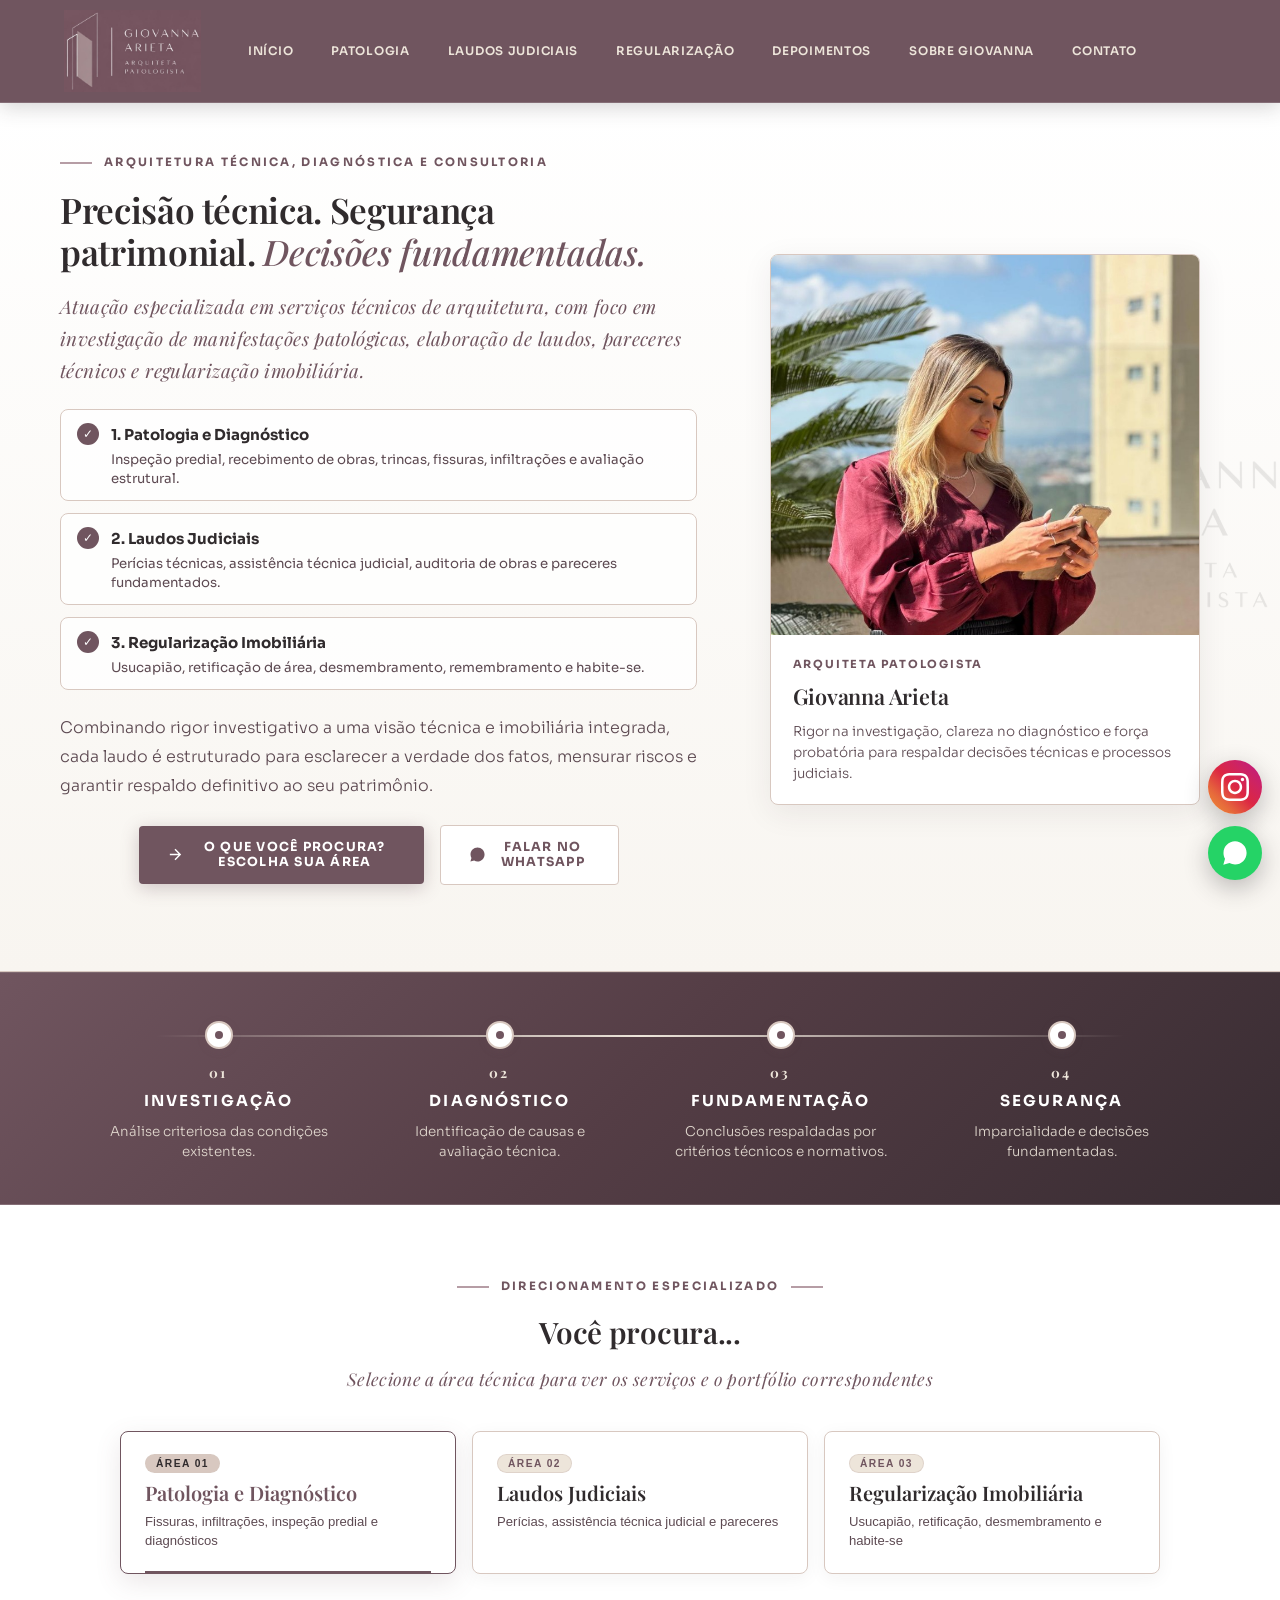
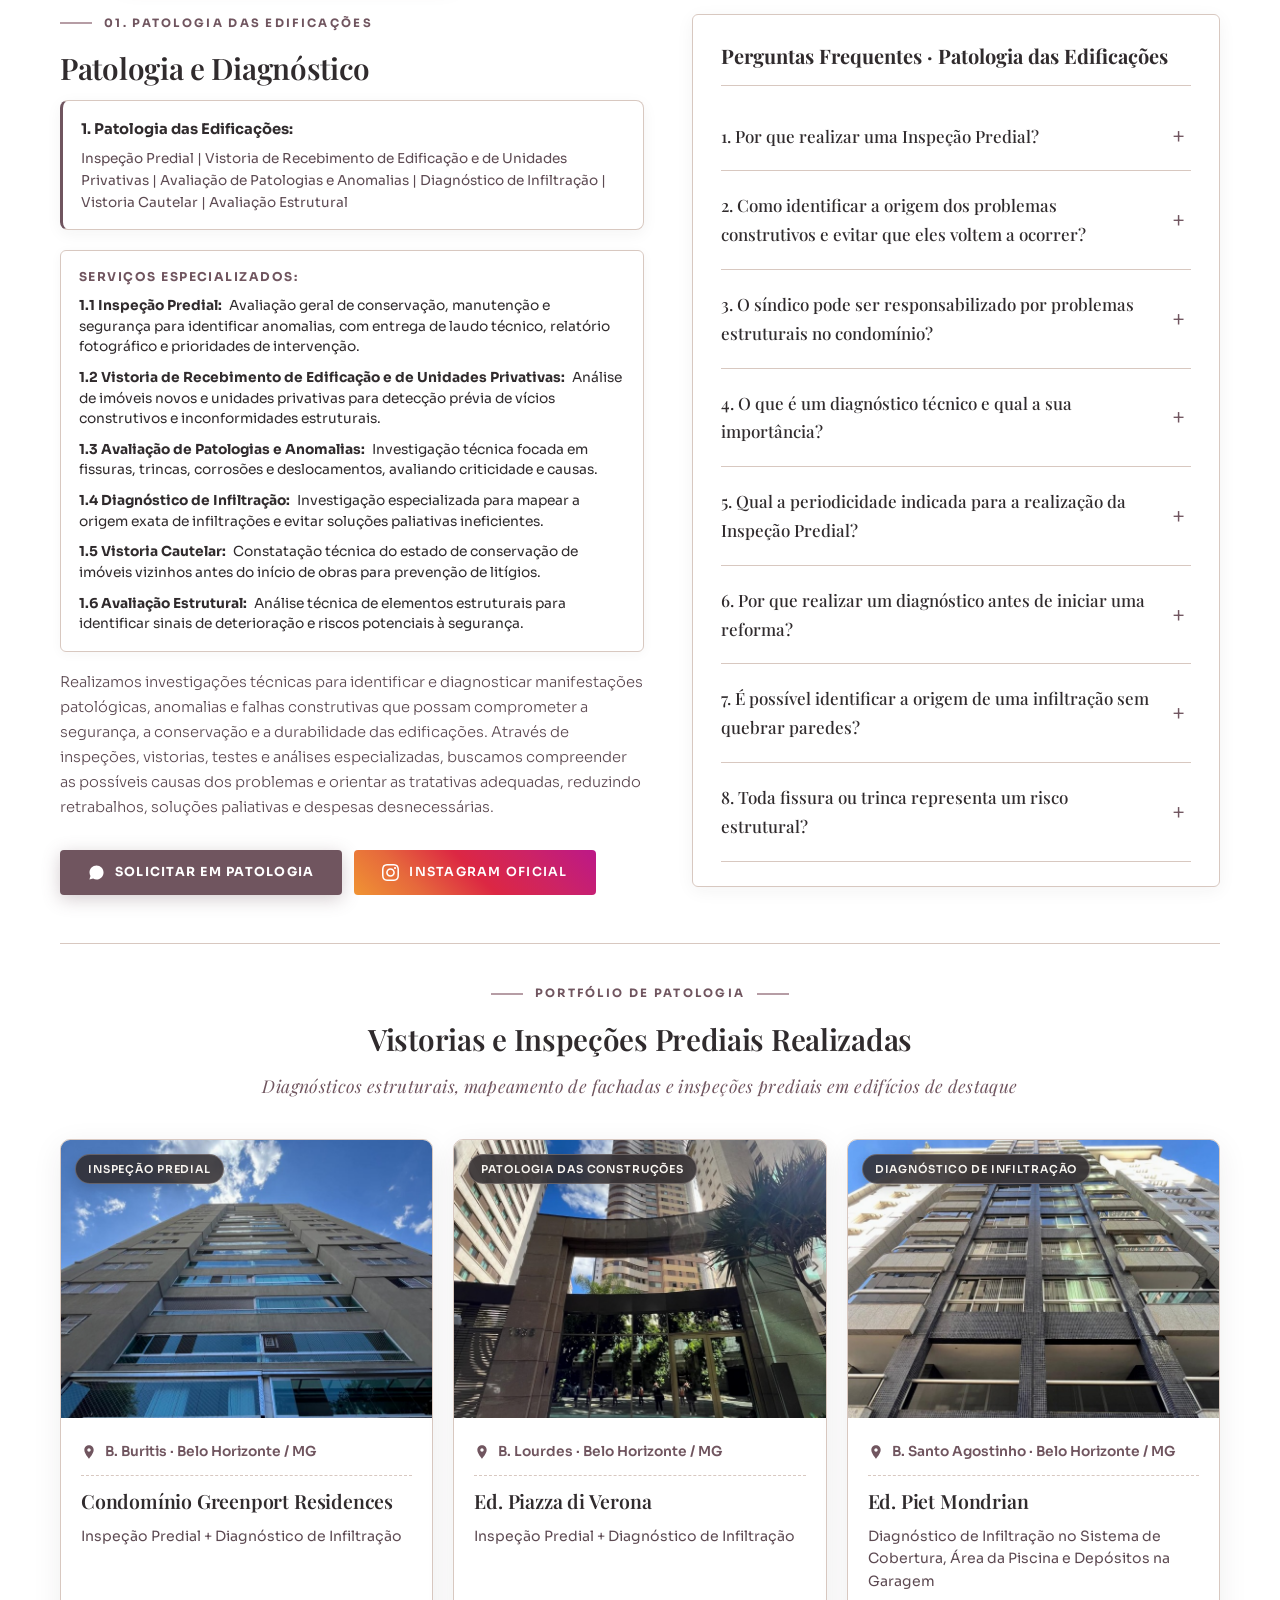
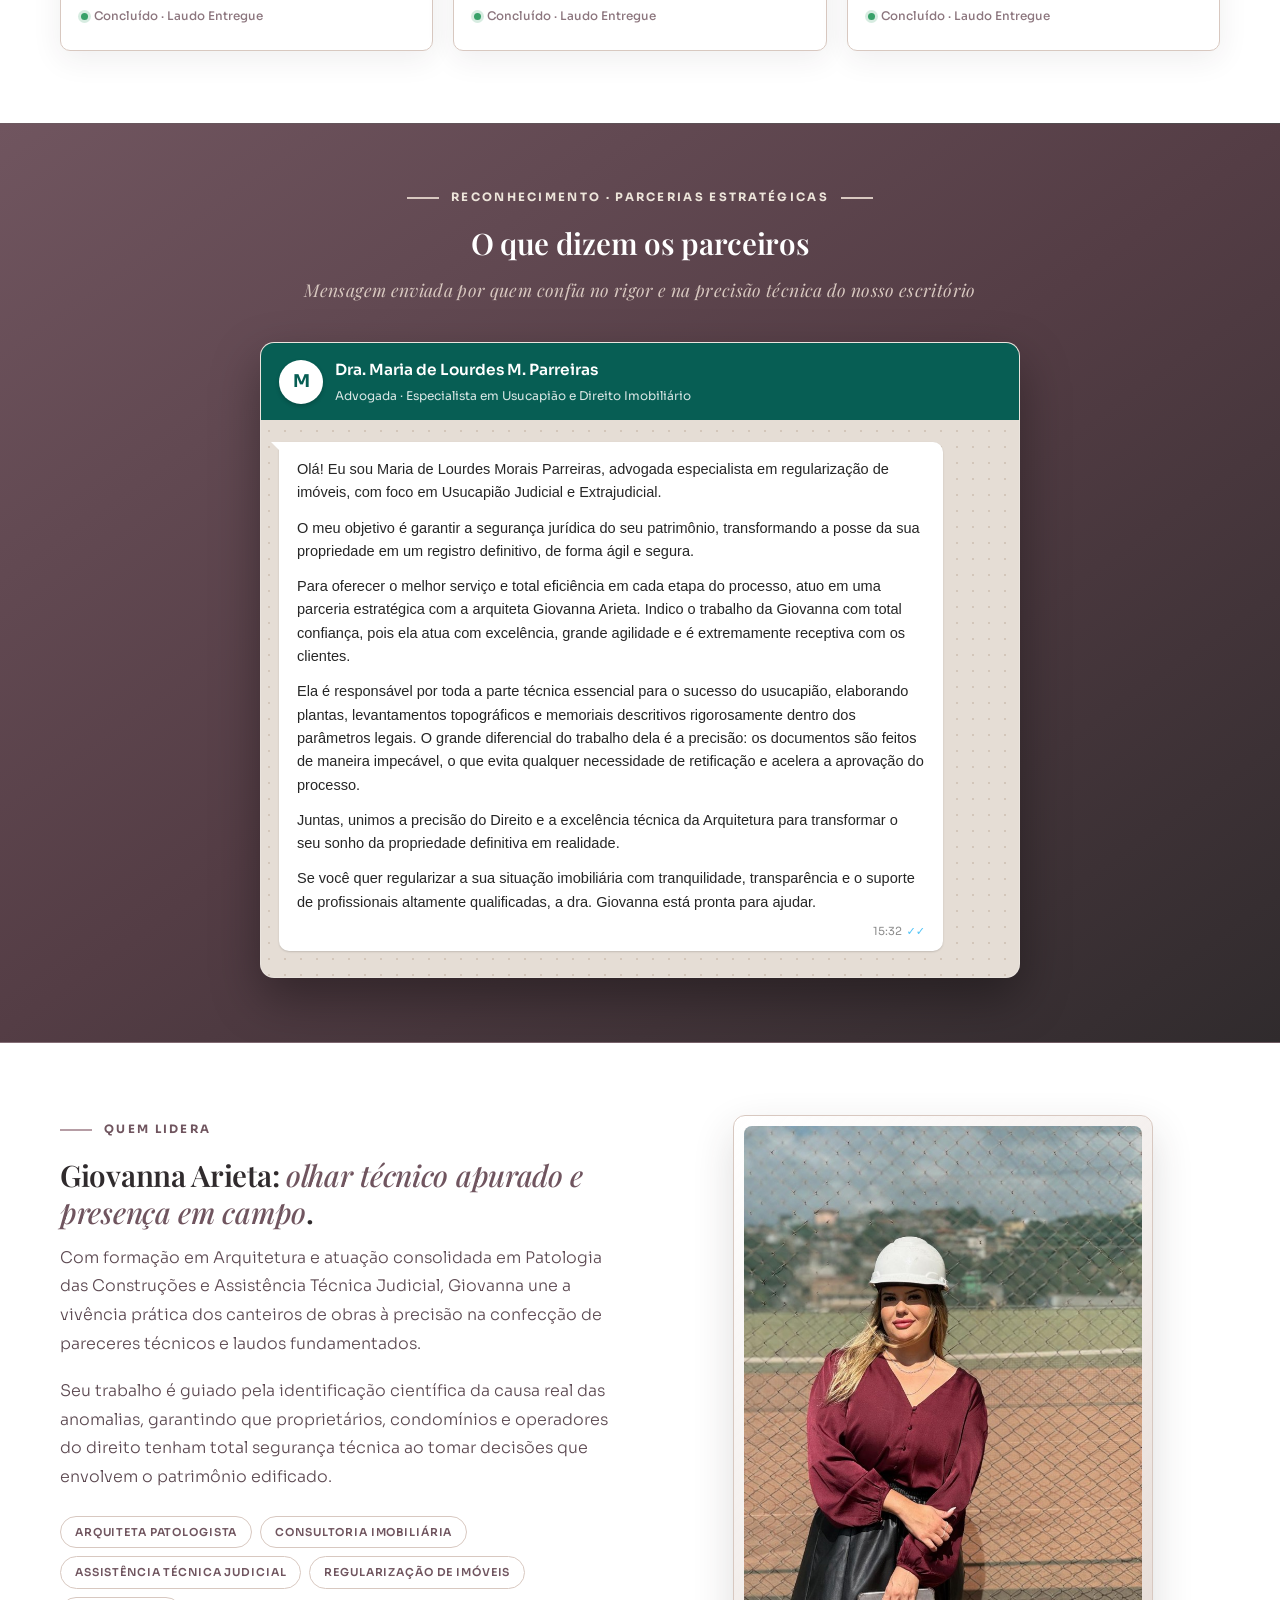
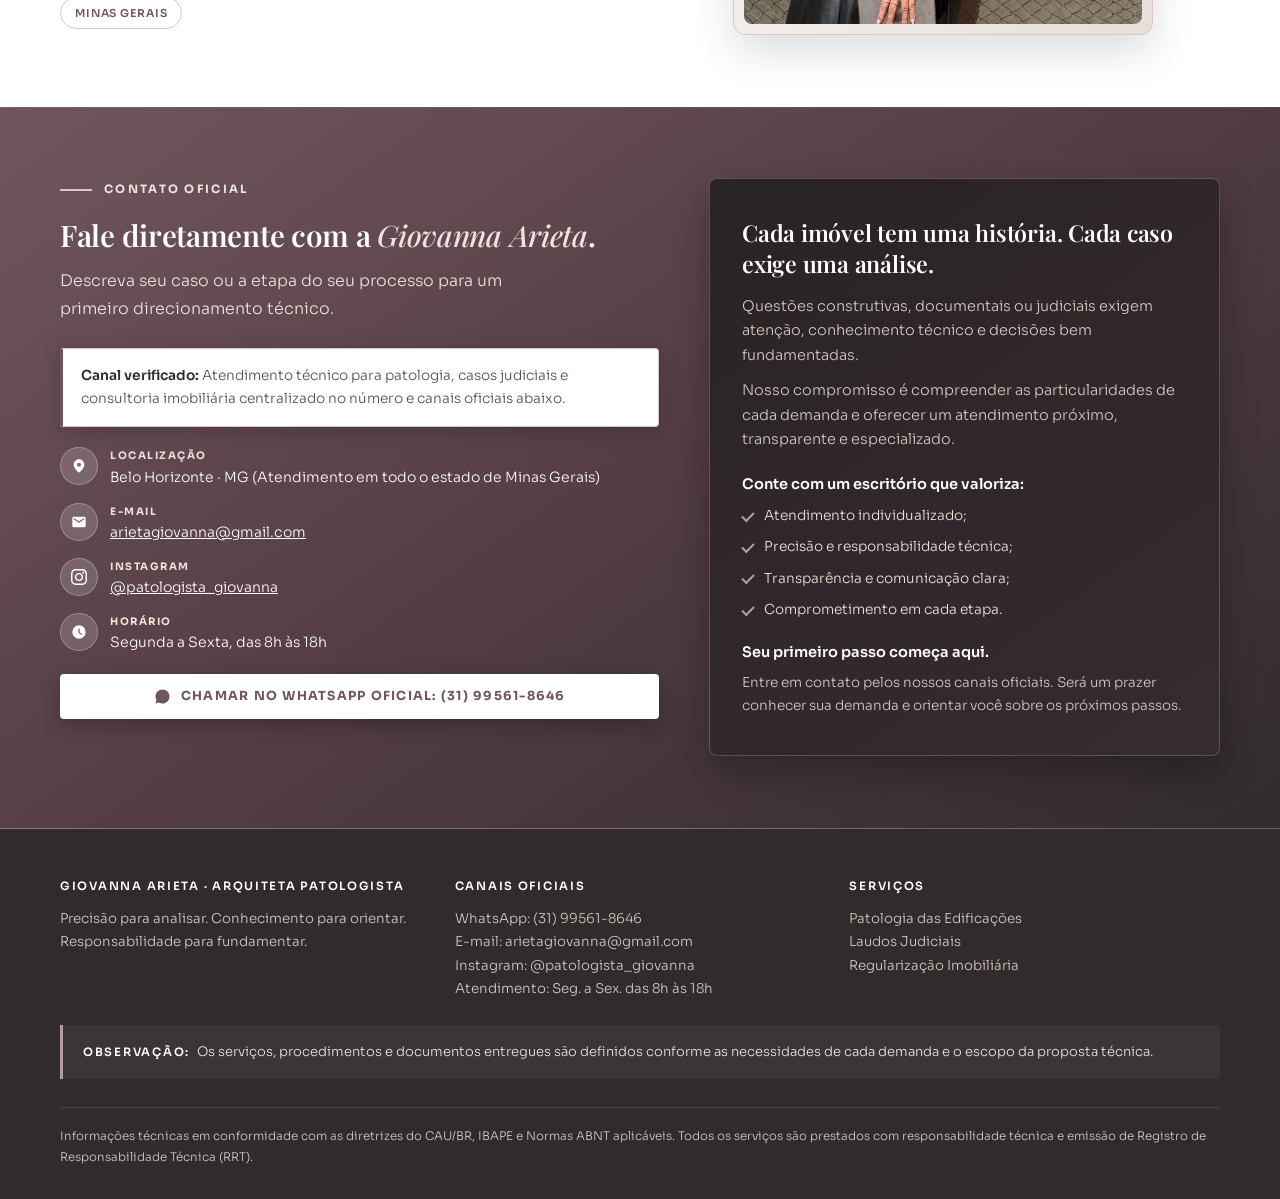
<file: index.html>
<!DOCTYPE html>
<html lang="pt-BR">
<head>
  <meta charset="UTF-8">
  <meta name="viewport" content="width=device-width, initial-scale=1.0, viewport-fit=cover">
  <title>Giovanna Arieta | Arquiteta Patologista &amp; Consultoria Técnica Imobiliária</title>
  <meta name="description" content="Arquitetura Técnica, Diagnóstica e Regularização Imobiliária. Investigação de manifestações patológicas, elaboração de laudos, pareceres técnicos e assistência técnica.">
  
  <!-- Tipografia de Alto Padrão Editorial -->
  <link rel="preconnect" href="https://fonts.googleapis.com">
  <link rel="preconnect" href="https://fonts.gstatic.com" crossorigin>
  <link href="https://fonts.googleapis.com/css2?family=Playfair+Display:ital,wght@0,500;0,600;0,700;1,500;1,600&family=Sora:wght@300;400;500;600;700&display=swap" rel="stylesheet">
  
  <link rel="stylesheet" href="style.css">
</head>
<body>

  <!-- Cabeçalho Oficial -->

  <!-- ========================================================
       CABEÇALHO: LOGO VISÍVEL E LEGÍVEL À ESQUERDA + ABAS AO LADO
       ======================================================== -->
  <header class="topo-header">
    <div class="wrap topo-container">
      <a href="#" class="logo-link" aria-label="Giovanna Arieta - Início">
        <img src="assets/logo.jpg" alt="Giovanna Arieta - Arquiteta Patologista" class="logo-img">
      </a>

      <!-- Botão Hambúrguer Mobile -->
      <button class="menu-mobile-btn" id="menuToggle" aria-label="Abrir Menu">
        <span></span>
        <span></span>
        <span></span>
      </button>

      <!-- Navegação no Cabeçalho Organizada (focada na página principal com links internos diretos) -->
      <nav class="nav-menu" id="navMenu">
        <a href="#inicio" class="nav-item">Início</a>
        <a href="#tab-patologia" class="nav-item" onclick="ativarAba('tab-patologia', true)">Patologia</a>
        <a href="#tab-judicial" class="nav-item" onclick="ativarAba('tab-judicial', true)">Laudos Judiciais</a>
        <a href="#tab-imobiliario" class="nav-item" onclick="ativarAba('tab-imobiliario', true)">Regularização</a>
        <a href="#depoimentos" class="nav-item">Depoimentos</a>
        <a href="#sobre" class="nav-item">Sobre Giovanna</a>
        <a href="#contato" class="nav-item">Contato</a>
      </nav>
    </div>
  </header>

  <!-- ========================================================
       SEÇÃO 1: HERO / INÍCIO
       ======================================================== -->
  <section class="hero" id="inicio">
    <!-- Logo posicionada na lateral no fundo da primeira seção (sem escrita/slogan de fundo, apenas o símbolo) -->
    <div class="hero-logo-centro-bg" aria-hidden="true"></div>

    <div class="wrap hero-grid">
      <div class="hero-texto">
        <span class="olho">Arquitetura Técnica, Diagnóstica e Consultoria</span>
        <h1>Precisão técnica. Segurança patrimonial. <em class="dest">Decisões fundamentadas.</em></h1>
        
        <p class="hero-sub-slogan">Atuação especializada em serviços técnicos de arquitetura, com foco em investigação de manifestações patológicas, elaboração de laudos, pareceres técnicos e regularização imobiliária.</p>
        
        <!-- Áreas de Atuação com marcação de check na mesma ordem das abas -->
        <ul class="hero-areas-check">
          <li>
            <span class="hero-check-ico">✓</span>
            <div>
              <strong>1. Patologia e Diagnóstico</strong>
              <p>Inspeção predial, recebimento de obras, trincas, fissuras, infiltrações e avaliação estrutural.</p>
            </div>
          </li>
          <li>
            <span class="hero-check-ico">✓</span>
            <div>
              <strong>2. Laudos Judiciais</strong>
              <p>Perícias técnicas, assistência técnica judicial, auditoria de obras e pareceres fundamentados.</p>
            </div>
          </li>
          <li>
            <span class="hero-check-ico">✓</span>
            <div>
              <strong>3. Regularização Imobiliária</strong>
              <p>Usucapião, retificação de área, desmembramento, remembramento e habite-se.</p>
            </div>
          </li>
        </ul>
        <p class="lead">Combinando rigor investigativo a uma visão técnica e imobiliária integrada, cada laudo é estruturado para esclarecer a verdade dos fatos, mensurar riscos e garantir respaldo definitivo ao seu patrimônio.</p>

        <div class="hero-acoes">
          <a class="btn btn-destaque" href="#direcionamento">
            <svg class="ico" viewBox="0 0 24 24"><path d="M12 4l-1.41 1.41L16.17 11H4v2h12.17l-5.58 5.59L12 20l8-8z"/></svg>
            O que você procura? Escolha sua área
          </a>
          <a class="btn btn-out" href="https://wa.me/5531995618646?text=Ol%C3%A1%2C%20Giovanna!%20Li%20a%20sua%20apresenta%C3%A7%C3%A3o%20e%20gostaria%20de%20uma%20avalia%C3%A7%C3%A3o%20t%C3%A9cnica." target="_blank" rel="noopener noreferrer">
            <svg class="ico" viewBox="0 0 24 24"><path d="M17.47 14.38c-.3-.15-1.76-.87-2.03-.97-.27-.1-.47-.15-.67.15-.2.3-.77.97-.94 1.17-.17.2-.35.22-.65.07-.3-.15-1.26-.46-2.4-1.48-.89-.79-1.49-1.76-1.66-2.06-.17-.3-.02-.46.13-.61.13-.13.3-.35.45-.52.15-.17.2-.3.3-.5.1-.2.05-.37-.02-.52-.08-.15-.67-1.61-.92-2.21-.24-.58-.49-.5-.67-.51h-.57c-.2 0-.52.07-.79.37-.27.3-1.04 1.01-1.04 2.47s1.06 2.86 1.21 3.06c.15.2 2.1 3.2 5.08 4.49.71.31 1.26.49 1.69.63.71.22 1.36.19 1.87.12.57-.09 1.76-.72 2.01-1.41.25-.7.25-1.29.17-1.42-.07-.13-.27-.2-.57-.35M12.04 2C6.58 2 2.13 6.45 2.13 11.91c0 1.75.46 3.45 1.32 4.95L2 22l5.25-1.38c1.45.79 3.08 1.21 4.79 1.21 5.46 0 9.91-4.45 9.91-9.91S17.5 2 12.04 2"/></svg>
            Falar no WhatsApp
          </a>
        </div>
      </div>

      <!-- Card Visual Hero -->
      <div class="hero-visual">
        <div class="perfil-card-clean">
          <div class="perfil-foto-clean-wrap">
            <img src="assets/judicial_1.jpg" alt="Giovanna Arieta - Arquiteta Patologista" class="perfil-foto-clean">
          </div>
          <div class="perfil-info-clean">
            <span class="perfil-cargo-clean">Arquiteta Patologista</span>
            <h3 class="perfil-nome-clean">Giovanna Arieta</h3>
            <p class="perfil-resumo-clean">Rigor na investigação, clareza no diagnóstico e força probatória para respaldar decisões técnicas e processos judiciais.</p>
          </div>
        </div>
      </div>
    </div>
  </section>

  <!-- ========================================================
       FAIXA DE PILARES TÉCNICOS COM LINHA CONECTORA
       01 Investigação -> 02 Diagnóstico -> 03 Fundamentação -> 04 Segurança
       ======================================================== -->
  <section class="pilares-faixa pilares-faixa-roxo reveal">
    <div class="wrap">
      <div class="pilares-container">
        <!-- Linha horizontal conectora entre os pilares -->
        <div class="pilares-linha" aria-hidden="true"></div>

        <div class="pilares-grid">
          <!-- Pilar 01 -->
          <div class="pilar-item">
            <div class="pilar-ponto">
              <span class="pilar-dot"></span>
            </div>
            <div class="pilar-num">01</div>
            <h3 class="pilar-titulo">INVESTIGAÇÃO</h3>
            <p class="pilar-desc">Análise criteriosa das condições existentes.</p>
          </div>

          <!-- Pilar 02 -->
          <div class="pilar-item">
            <div class="pilar-ponto">
              <span class="pilar-dot"></span>
            </div>
            <div class="pilar-num">02</div>
            <h3 class="pilar-titulo">DIAGNÓSTICO</h3>
            <p class="pilar-desc">Identificação de causas e avaliação técnica.</p>
          </div>

          <!-- Pilar 03 -->
          <div class="pilar-item">
            <div class="pilar-ponto">
              <span class="pilar-dot"></span>
            </div>
            <div class="pilar-num">03</div>
            <h3 class="pilar-titulo">FUNDAMENTAÇÃO</h3>
            <p class="pilar-desc">Conclusões respaldadas por critérios técnicos e normativos.</p>
          </div>

          <!-- Pilar 04 -->
          <div class="pilar-item">
            <div class="pilar-ponto">
              <span class="pilar-dot"></span>
            </div>
            <div class="pilar-num">04</div>
            <h3 class="pilar-titulo">SEGURANÇA</h3>
            <p class="pilar-desc">Imparcialidade e decisões fundamentadas.</p>
          </div>
        </div>
      </div>
    </div>
  </section>

  <!-- ========================================================
       SEÇÃO 4: VOCÊ PROCURA... (DIRECIONAMENTO INTEGRADO EM ABAS)
       ORDEM UNIFICADA: 1. PATOLOGIA | 2. LAUDOS JUDICIAIS | 3. REGULARIZAÇÃO IMOBILIÁRIA
       ======================================================== -->
  <section class="sec sec-branco reveal" id="direcionamento">
    <div class="wrap">
      <div class="secao-header-centro">
        <span class="olho meio">Direcionamento Especializado</span>
        <h2>Você procura...</h2>
        <p class="secao-subtitulo">Selecione a área técnica para ver os serviços e o portfólio correspondentes</p>
      </div>

      <!-- Seletor Interativo de 3 Abas em ordem rigorosamente padronizada -->
      <div class="hub-direcionamento">
        <div class="abas-direcionamento" role="tablist">
          <button type="button" class="aba-btn active" id="tabBtnPatologia" data-tab="tab-patologia" role="tab" aria-selected="true">
            <span class="aba-badge">Área 01</span>
            <span class="aba-titulo">Patologia e Diagnóstico</span>
            <span class="aba-sub">Fissuras, infiltrações, inspeção predial e diagnósticos</span>
          </button>

          <button type="button" class="aba-btn" id="tabBtnJudicial" data-tab="tab-judicial" role="tab" aria-selected="false">
            <span class="aba-badge">Área 02</span>
            <span class="aba-titulo">Laudos Judiciais</span>
            <span class="aba-sub">Perícias, assistência técnica judicial e pareceres</span>
          </button>

          <button type="button" class="aba-btn" id="tabBtnImobiliario" data-tab="tab-imobiliario" role="tab" aria-selected="false">
            <span class="aba-badge">Área 03</span>
            <span class="aba-titulo">Regularização Imobiliária</span>
            <span class="aba-sub">Usucapião, retificação, desmembramento e habite-se</span>
          </button>
        </div>
      </div>

      <!-- ========================================================
           PAINEL 1: PATOLOGIA E DIAGNÓSTICO (ÁREA 01 - NUMERAÇÕES 1.1 A 1.6 + PORTFÓLIO COMPLETO)
           ======================================================== -->
      <div class="painel-aba active" id="tab-patologia" role="tabpanel">
        <div class="painel-duas-colunas">
          <!-- Coluna Esquerda: Texto, Serviços e Descritivo -->
          <div class="painel-coluna-conteudo">
            <span class="olho">01. Patologia das Edificações</span>
            <h3 class="painel-coluna-titulo">Patologia e Diagnóstico</h3>
            
            <!-- Resumo Oficial da Área 01 (conforme solicitado) -->
            <div class="tab-servico-destaque">
              <strong>1. Patologia das Edificações:</strong>
              <span>Inspeção Predial | Vistoria de Recebimento de Edificação e de Unidades Privativas | Avaliação de Patologias e Anomalias | Diagnóstico de Infiltração | Vistoria Cautelar | Avaliação Estrutural</span>
            </div>
            
            <div class="painel-servicos-bloco">
              <strong>Serviços Especializados:</strong>
              <div class="painel-servicos-lista">
                <div class="painel-servico-item"><strong>1.1 Inspeção Predial:</strong> Avaliação geral de conservação, manutenção e segurança para identificar anomalias, com entrega de laudo técnico, relatório fotográfico e prioridades de intervenção.</div>
                <div class="painel-servico-item"><strong>1.2 Vistoria de Recebimento de Edificação e de Unidades Privativas:</strong> Análise de imóveis novos e unidades privativas para detecção prévia de vícios construtivos e inconformidades estruturais.</div>
                <div class="painel-servico-item"><strong>1.3 Avaliação de Patologias e Anomalias:</strong> Investigação técnica focada em fissuras, trincas, corrosões e deslocamentos, avaliando criticidade e causas.</div>
                <div class="painel-servico-item"><strong>1.4 Diagnóstico de Infiltração:</strong> Investigação especializada para mapear a origem exata de infiltrações e evitar soluções paliativas ineficientes.</div>
                <div class="painel-servico-item"><strong>1.5 Vistoria Cautelar:</strong> Constatação técnica do estado de conservação de imóveis vizinhos antes do início de obras para prevenção de litígios.</div>
                <div class="painel-servico-item"><strong>1.6 Avaliação Estrutural:</strong> Análise técnica de elementos estruturais para identificar sinais de deterioração e riscos potenciais à segurança.</div>
              </div>
            </div>

            <p class="painel-descritivo-texto">
              Realizamos investigações técnicas para identificar e diagnosticar manifestações patológicas, anomalias e falhas construtivas que possam comprometer a segurança, a conservação e a durabilidade das edificações. Através de inspeções, vistorias, testes e análises especializadas, buscamos compreender as possíveis causas dos problemas e orientar as tratativas adequadas, reduzindo retrabalhos, soluções paliativas e despesas desnecessárias.
            </p>

            <div style="display:flex; gap:12px; flex-wrap:wrap; margin-top:8px;">
              <a class="btn btn-destaque" href="https://wa.me/5531995618646?text=Ol%C3%A1%2C%20Giovanna!%20Gostaria%20de%20solicitar%20uma%20avalia%C3%A7%C3%A3o%20na%20%C3%81rea%20de%20Patologia%20e%20Diagn%C3%B3stico." target="_blank" rel="noopener noreferrer">
                <svg class="ico" viewBox="0 0 24 24"><path d="M17.47 14.38c-.3-.15-1.76-.87-2.03-.97-.27-.1-.47-.15-.67.15-.2.3-.77.97-.94 1.17-.17.2-.35.22-.65.07-.3-.15-1.26-.46-2.4-1.48-.89-.79-1.49-1.76-1.66-2.06-.17-.3-.02-.46.13-.61.13-.13.3-.35.45-.52.15-.17.2-.3.3-.5.1-.2.05-.37-.02-.52-.08-.15-.67-1.61-.92-2.21-.24-.58-.49-.5-.67-.51h-.57c-.2 0-.52.07-.79.37-.27.3-1.04 1.01-1.04 2.47s1.06 2.86 1.21 3.06c.15.2 2.1 3.2 5.08 4.49.71.31 1.26.49 1.69.63.71.22 1.36.19 1.87.12.57-.09 1.76-.72 2.01-1.41.25-.7.25-1.29.17-1.42-.07-.13-.27-.2-.57-.35M12.04 2C6.58 2 2.13 6.45 2.13 11.91c0 1.75.46 3.45 1.32 4.95L2 22l5.25-1.38c1.45.79 3.08 1.21 4.79 1.21 5.46 0 9.91-4.45 9.91-9.91S17.5 2 12.04 2"/></svg>
                Solicitar em Patologia
              </a>
              <a class="btn btn-instagram" href="https://www.instagram.com/patologista_giovanna" target="_blank" rel="noopener noreferrer">
                <svg class="ico" viewBox="0 0 24 24"><path d="M12 2.163c3.204 0 3.584.012 4.85.07 3.252.148 4.771 1.691 4.919 4.919.058 1.265.069 1.645.069 4.849 0 3.205-.012 3.584-.069 4.849-.149 3.225-1.664 4.771-4.919 4.919-1.266.058-1.644.07-4.85.07-3.204 0-3.584-.012-4.849-.07-3.26-.149-4.771-1.699-4.919-4.92-.058-1.265-.07-1.644-.07-4.849 0-3.204.013-3.583.07-4.849.149-3.227 1.664-4.771 4.919-4.919 1.266-.057 1.645-.069 4.849-.069zm0-2.163c-3.259 0-3.667.014-4.947.072-4.358.2-6.78 2.618-6.98 6.98-.059 1.281-.073 1.689-.073 4.948 0 3.259.014 3.668.072 4.948.2 4.358 2.618 6.78 6.98 6.98 1.281.058 1.689.072 4.948.072 3.259 0 3.668-.014 4.948-.072 4.354-.2 6.782-2.618 6.979-6.98.059-1.28.073-1.689.073-4.948 0-3.259-.014-3.667-.072-4.947-.196-4.354-2.617-6.78-6.979-6.98-1.281-.059-1.69-.073-4.949-.073zm0 5.838c-3.403 0-6.162 2.759-6.162 6.162s2.759 6.163 6.162 6.163 6.162-2.759 6.162-6.163c0-3.403-2.759-6.162-6.162-6.162zm0 10.162c-2.209 0-4-1.79-4-4 0-2.209 1.791-4 4-4s4 1.791 4 4c0 2.21-1.791 4-4 4zm6.406-11.845c-.796 0-1.441.645-1.441 1.44s.645 1.44 1.441 1.44c.795 0 1.439-.645 1.439-1.44s-.644-1.44-1.439-1.44z"/></svg>
                Instagram Oficial
              </a>
            </div>
          </div>

          <!-- Coluna Direita: Perguntas da Área -->
          <div class="painel-coluna-faq">
            <h4 class="painel-faq-titulo">Perguntas Frequentes &middot; Patologia das Edificações</h4>
            
            <details class="faq">
              <summary>1. Por que realizar uma Inspeção Predial?</summary>
              <div class="faq-c">A Inspeção Predial permite identificar anomalias, falhas de manutenção e possíveis riscos à segurança da edificação. Sua realização contribui para prevenir acidentes, evitar gastos elevados com reparos emergenciais, preservar o patrimônio e orientar as manutenções necessárias, prolongando a vida útil do imóvel.</div>
            </details>

            <details class="faq">
              <summary>2. Como identificar a origem dos problemas construtivos e evitar que eles voltem a ocorrer?</summary>
              <div class="faq-c">Por meio de inspeções, diagnósticos e avaliações técnicas, investigamos as causas de manifestações patológicas, como infiltrações, fissuras, trincas, corrosões e falhas estruturais. Nosso objetivo é identificar a origem dos problemas e orientar soluções técnicas adequadas, evitando reparos paliativos, gastos desnecessários e a reincidência das manifestações.</div>
            </details>

            <details class="faq">
              <summary>3. O síndico pode ser responsabilizado por problemas estruturais no condomínio?</summary>
              <div class="faq-c">O síndico possui responsabilidades relacionadas à conservação e segurança das áreas comuns. A omissão diante de problemas conhecidos ou riscos identificados pode resultar em responsabilização, conforme as circunstâncias do caso. A realização de inspeções e o planejamento das manutenções contribuem para uma gestão preventiva e segura.</div>
            </details>

            <details class="faq">
              <summary>4. O que é um diagnóstico técnico e qual a sua importância?</summary>
              <div class="faq-c">O diagnóstico técnico consiste na investigação das manifestações patológicas de uma edificação, buscando identificar suas possíveis origens, causas e mecanismos de ocorrência. Por meio de inspeções, análises e ensaios específicos, é possível orientar intervenções adequadas, evitando soluções paliativas, retrabalhos e gastos desnecessários.</div>
            </details>

            <details class="faq">
              <summary>5. Qual a periodicidade indicada para a realização da Inspeção Predial?</summary>
              <div class="faq-c">A periodicidade da Inspeção Predial deve considerar a idade, as características, o estado de conservação e as condições de uso da edificação, além das exigências legais aplicáveis ao município. Inspeções periódicas permitem identificar anomalias, avaliar riscos e orientar ações de manutenção preventiva e corretiva.</div>
            </details>

            <details class="faq">
              <summary>6. Por que realizar um diagnóstico antes de iniciar uma reforma?</summary>
              <div class="faq-c">O diagnóstico permite identificar as causas dos problemas antes da execução de intervenções. Dessa forma, é possível direcionar os serviços necessários, evitar reparos inadequados e reduzir o risco de reincidência das manifestações patológicas.</div>
            </details>

            <details class="faq">
              <summary>7. É possível identificar a origem de uma infiltração sem quebrar paredes?</summary>
              <div class="faq-c">Sim. Dependendo das características da manifestação, podem ser utilizados ensaios e equipamentos específicos que permitem investigar a origem da infiltração por métodos não destrutivos ou minimamente invasivos, reduzindo intervenções desnecessárias.</div>
            </details>

            <details class="faq">
              <summary>8. Toda fissura ou trinca representa um risco estrutural?</summary>
              <div class="faq-c">Não necessariamente. Fissuras e trincas podem apresentar diferentes origens e níveis de gravidade. Uma avaliação técnica permite investigar suas características, possíveis causas e evolução, identificando a necessidade de monitoramento ou intervenção.</div>
            </details>
          </div>
        </div>

        <!-- Portfólio de Patologia das Edificações (Status Padronizado: Concluído · Laudo Entregue) -->
        <div style="margin-top: 48px; border-top: 1px solid var(--bege-rosado); padding-top: 40px;">
          <div class="secao-header-centro">
            <span class="olho meio">Portfólio de Patologia</span>
            <h2>Vistorias e Inspeções Prediais Realizadas</h2>
            <p class="secao-subtitulo">Diagnósticos estruturais, mapeamento de fachadas e inspeções prediais em edifícios de destaque</p>
          </div>

          <div class="portfolio-aba-grid">
            <!-- Imagem 1: Condomínio Greenport Residences -->
            <article class="card-caso-imob">
              <div class="card-caso-thumb">
                <img src="assets/patologia_predio1.jpg" alt="Condomínio Greenport Residences / B. Buritis" loading="lazy">
                <span class="card-caso-tag">Inspeção Predial</span>
              </div>
              <div class="card-caso-corpo">
                <div class="card-caso-local">
                  <svg viewBox="0 0 24 24"><path d="M12 2C8.13 2 5 5.13 5 9c0 5.25 7 13 7 13s7-7.75 7-13c0-3.87-3.13-7-7-7zm0 9.5c-1.38 0-2.5-1.12-2.5-2.5s1.12-2.5 2.5-2.5 2.5 1.12 2.5 2.5-1.12 2.5-2.5 2.5z"/></svg>
                  <span>B. Buritis &middot; Belo Horizonte / MG</span>
                </div>
                <h3 class="card-caso-titulo">Condomínio Greenport Residences</h3>
                <p class="card-caso-detalhe">Inspeção Predial + Diagnóstico de Infiltração</p>
                <div class="card-caso-rodape">
                  <span class="card-caso-status"><span class="card-caso-status-dot"></span>Concluído &middot; Laudo Entregue</span>
                </div>
              </div>
            </article>

            <!-- Imagem 2: Ed. Piazza di Verona (Foto patologia_predio3 invertida com a 3ª) -->
            <article class="card-caso-imob">
              <div class="card-caso-thumb">
                <img src="assets/patologia_predio3.jpg" alt="Ed. Piazza di Verona / B. Lourdes" loading="lazy">
                <span class="card-caso-tag">Patologia das Construções</span>
              </div>
              <div class="card-caso-corpo">
                <div class="card-caso-local">
                  <svg viewBox="0 0 24 24"><path d="M12 2C8.13 2 5 5.13 5 9c0 5.25 7 13 7 13s7-7.75 7-13c0-3.87-3.13-7-7-7zm0 9.5c-1.38 0-2.5-1.12-2.5-2.5s1.12-2.5 2.5-2.5 2.5 1.12 2.5 2.5-1.12 2.5-2.5 2.5z"/></svg>
                  <span>B. Lourdes &middot; Belo Horizonte / MG</span>
                </div>
                <h3 class="card-caso-titulo">Ed. Piazza di Verona</h3>
                <p class="card-caso-detalhe">Inspeção Predial + Diagnóstico de Infiltração</p>
                <div class="card-caso-rodape">
                  <span class="card-caso-status"><span class="card-caso-status-dot"></span>Concluído &middot; Laudo Entregue</span>
                </div>
              </div>
            </article>

            <!-- Imagem 3: Ed. Piet Mondrian (Foto patologia_predio2 invertida com a 2ª) -->
            <article class="card-caso-imob">
              <div class="card-caso-thumb">
                <img src="assets/patologia_predio2.jpg" alt="Ed. Piet Mondrian / B. Santo Agostinho" loading="lazy">
                <span class="card-caso-tag">Diagnóstico de Infiltração</span>
              </div>
              <div class="card-caso-corpo">
                <div class="card-caso-local">
                  <svg viewBox="0 0 24 24"><path d="M12 2C8.13 2 5 5.13 5 9c0 5.25 7 13 7 13s7-7.75 7-13c0-3.87-3.13-7-7-7zm0 9.5c-1.38 0-2.5-1.12-2.5-2.5s1.12-2.5 2.5-2.5 2.5 1.12 2.5 2.5-1.12 2.5-2.5 2.5z"/></svg>
                  <span>B. Santo Agostinho &middot; Belo Horizonte / MG</span>
                </div>
                <h3 class="card-caso-titulo">Ed. Piet Mondrian</h3>
                <p class="card-caso-detalhe">Diagnóstico de Infiltração no Sistema de Cobertura, Área da Piscina e Depósitos na Garagem</p>
                <div class="card-caso-rodape">
                  <span class="card-caso-status"><span class="card-caso-status-dot"></span>Concluído &middot; Laudo Entregue</span>
                </div>
              </div>
            </article>
          </div>
        </div>
      </div>

      <!-- ========================================================
           PAINEL 2: LAUDOS JUDICIAIS (ÁREA 02 - NUMERAÇÕES 2.1 A 2.6 + PORTFÓLIO JUDICIAL)
           ======================================================== -->
      <div class="painel-aba" id="tab-judicial" role="tabpanel">
        <div class="painel-duas-colunas">
          <!-- Coluna Esquerda: Texto, Serviços e Descritivo -->
          <div class="painel-coluna-conteudo">
            <span class="olho">02. Laudos Judiciais</span>
            <h3 class="painel-coluna-titulo">Laudos Judiciais</h3>
            
            <!-- Resumo Oficial da Área 02 (conforme solicitado) -->
            <div class="tab-servico-destaque">
              <strong>2. Laudos Judiciais:</strong>
              <span>Perícias e Produção Antecipada de Provas | Assistência Técnica Judicial | Laudos e Pareceres Técnicos | Auditoria Técnica de Obras | Infrações Urbanísticas | Vícios Construtivos</span>
            </div>
            
            <div class="painel-servicos-bloco">
              <strong>Serviços Especializados:</strong>
              <div class="painel-servicos-lista">
                <div class="painel-servico-item"><strong>2.1 Perícias e Produção Antecipada de Provas:</strong> Investigação e constatação pericial para comprovação de fatos e garantia de provas antes de alterações no imóvel.</div>
                <div class="painel-servico-item"><strong>2.2 Assistência Técnica Judicial:</strong> Suporte estratégico a advogados com quesitos periciais, acompanhamento de vistorias e pareceres críticos.</div>
                <div class="painel-servico-item"><strong>2.3 Laudos e Pareceres Técnicos:</strong> Análise aprofundada com rigor metodológico e respaldo normativo para subsidiar decisões judiciais e acordos.</div>
                <div class="painel-servico-item"><strong>2.4 Auditoria Técnica de Obras:</strong> Verificação de conformidade executiva, apuração de desvios contratuais e obras paralisadas.</div>
                <div class="painel-servico-item"><strong>2.5 Infrações Urbanísticas:</strong> Análise de conformidade legal de construções e desrespeito às normas de uso e ocupação do solo.</div>
                <div class="painel-servico-item"><strong>2.6 Vícios Construtivos:</strong> Identificação e quantificação de danos materiais resultantes de falhas de projeto ou execução.</div>
              </div>
            </div>

            <p class="painel-descritivo-texto">
              Atuação especializada em demandas judiciais e extrajudiciais, oferecendo suporte técnico para investigação de irregularidades, avaliação de condições construtivas e produção de provas técnicas. Por meio de perícias, auditorias, laudos e pareceres fundamentados, auxiliamos na análise de conflitos e na tomada de decisões, com precisão, imparcialidade e respaldo normativo.
            </p>

            <div style="display:flex; gap:12px; flex-wrap:wrap; margin-top:8px;">
              <a class="btn btn-destaque" href="https://wa.me/5531995618646?text=Ol%C3%A1%2C%20Giovanna!%20Gostaria%20de%20solicitar%20atendimento%20na%20%C3%81rea%20de%20Laudos%20Judiciais." target="_blank" rel="noopener noreferrer">
                <svg class="ico" viewBox="0 0 24 24"><path d="M17.47 14.38c-.3-.15-1.76-.87-2.03-.97-.27-.1-.47-.15-.67.15-.2.3-.77.97-.94 1.17-.17.2-.35.22-.65.07-.3-.15-1.26-.46-2.4-1.48-.89-.79-1.49-1.76-1.66-2.06-.17-.3-.02-.46.13-.61.13-.13.3-.35.45-.52.15-.17.2-.3.3-.5.1-.2.05-.37-.02-.52-.08-.15-.67-1.61-.92-2.21-.24-.58-.49-.5-.67-.51h-.57c-.2 0-.52.07-.79.37-.27.3-1.04 1.01-1.04 2.47s1.06 2.86 1.21 3.06c.15.2 2.1 3.2 5.08 4.49.71.31 1.26.49 1.69.63.71.22 1.36.19 1.87.12.57-.09 1.76-.72 2.01-1.41.25-.7.25-1.29.17-1.42-.07-.13-.27-.2-.57-.35M12.04 2C6.58 2 2.13 6.45 2.13 11.91c0 1.75.46 3.45 1.32 4.95L2 22l5.25-1.38c1.45.79 3.08 1.21 4.79 1.21 5.46 0 9.91-4.45 9.91-9.91S17.5 2 12.04 2"/></svg>
                Solicitar Laudo Judicial
              </a>
              <a class="btn btn-instagram" href="https://www.instagram.com/patologista_giovanna" target="_blank" rel="noopener noreferrer">
                <svg class="ico" viewBox="0 0 24 24"><path d="M12 2.163c3.204 0 3.584.012 4.85.07 3.252.148 4.771 1.691 4.919 4.919.058 1.265.069 1.645.069 4.849 0 3.205-.012 3.584-.069 4.849-.149 3.225-1.664 4.771-4.919 4.919-1.266.058-1.644.07-4.85.07-3.204 0-3.584-.012-4.849-.07-3.26-.149-4.771-1.699-4.919-4.92-.058-1.265-.07-1.644-.07-4.849 0-3.204.013-3.583.07-4.849.149-3.227 1.664-4.771 4.919-4.919 1.266-.057 1.645-.069 4.849-.069zm0-2.163c-3.259 0-3.667.014-4.947.072-4.358.2-6.78 2.618-6.98 6.98-.059 1.281-.073 1.689-.073 4.948 0 3.259.014 3.668.072 4.948.2 4.358 2.618 6.78 6.98 6.98 1.281.058 1.689.072 4.948.072 3.259 0 3.668-.014 4.948-.072 4.354-.2 6.782-2.618 6.979-6.98.059-1.28.073-1.689.073-4.948 0-3.259-.014-3.667-.072-4.947-.196-4.354-2.617-6.78-6.979-6.98-1.281-.059-1.69-.073-4.949-.073zm0 5.838c-3.403 0-6.162 2.759-6.162 6.162s2.759 6.163 6.162 6.163 6.162-2.759 6.162-6.163c0-3.403-2.759-6.162-6.162-6.162zm0 10.162c-2.209 0-4-1.79-4-4 0-2.209 1.791-4 4-4s4 1.791 4 4c0 2.21-1.791 4-4 4zm6.406-11.845c-.796 0-1.441.645-1.441 1.44s.645 1.44 1.441 1.44c.795 0 1.439-.645 1.439-1.44s-.644-1.44-1.439-1.44z"/></svg>
                Instagram Oficial
              </a>
            </div>
          </div>

          <!-- Coluna Direita: Perguntas da Área -->
          <div class="painel-coluna-faq">
            <h4 class="painel-faq-titulo">Perguntas Frequentes &middot; Laudos Judiciais</h4>
            
            <details class="faq">
              <summary>1. Qual a importância de um laudo técnico em uma ação judicial?</summary>
              <div class="faq-c">O laudo técnico apresenta análises fundamentadas que auxiliam na comprovação de fatos, identificação de irregularidades e esclarecimento de questões técnicas. Ele pode ser utilizado como elemento de prova, contribuindo para a fundamentação de processos judiciais.</div>
            </details>

            <details class="faq">
              <summary>2. Posso contratar um laudo técnico antes de entrar com uma ação judicial?</summary>
              <div class="faq-c">Sim. A elaboração de um laudo técnico antes do ajuizamento de uma ação permite identificar irregularidades, documentar evidências e reunir informações que podem auxiliar o advogado na definição da estratégia jurídica.</div>
            </details>

            <details class="faq">
              <summary>3. Qual a diferença entre um Perito Judicial e um Assistente Técnico?</summary>
              <div class="faq-c">O Perito Judicial é nomeado pelo juiz para realizar uma análise técnica imparcial. Já o Assistente Técnico é contratado por uma das partes para acompanhar a perícia, formular quesitos, analisar o laudo pericial e elaborar pareceres técnicos que auxiliem na defesa dos interesses do contratante.</div>
            </details>

            <details class="faq">
              <summary>4. É possível contestar um laudo elaborado pelo Perito Judicial?</summary>
              <div class="faq-c">Sim. Quando são identificadas inconsistências, omissões ou divergências técnicas, o Assistente Técnico pode elaborar um parecer fundamentado, oferecendo subsídios para que o advogado solicite esclarecimentos ou apresente sua manifestação sobre o laudo pericial.</div>
            </details>

            <details class="faq">
              <summary>5. Em quais situações um laudo técnico pode ser utilizado judicialmente?</summary>
              <div class="faq-c">Os laudos técnicos podem ser utilizados em disputas envolvendo vícios construtivos, obras abandonadas, descumprimentos contratuais, infiltrações, danos estruturais, conflitos entre vizinhos, irregularidades em edificações e outras questões que necessitem de comprovação técnica.</div>
            </details>

            <details class="faq">
              <summary>6. Um laudo técnico garante o resultado favorável de uma ação judicial?</summary>
              <div class="faq-c">Não. O laudo técnico fornece elementos fundamentados que podem contribuir para o esclarecimento dos fatos, mas a decisão judicial depende da análise do conjunto de provas e dos aspectos jurídicos envolvidos no processo.</div>
            </details>

            <details class="faq">
              <summary>7. O que é uma Produção Antecipada de Provas e quando ela é necessária?</summary>
              <div class="faq-c">A Produção Antecipada de Provas é um procedimento judicial que permite documentar e preservar evidências antes de uma eventual ação principal. É especialmente importante quando existem riscos de alteração, deterioração ou desaparecimento das condições de um imóvel, garantindo o registro técnico dos fatos para utilização futura.</div>
            </details>
          </div>
        </div>

        <!-- Portfólio de Atuação Judicial (Status Padronizado: Concluído · Laudo Entregue) -->
        <div style="margin-top: 48px; border-top: 1px solid var(--bege-rosado); padding-top: 40px;">
          <div class="secao-header-centro">
            <span class="olho meio">Portfólio Judicial</span>
            <h2>Perícias e Assistências Técnicas Concluídas</h2>
            <p class="secao-subtitulo">Produção probatória robusta, auditoria de obras e pareceres técnicos homologados</p>
          </div>

          <div class="portfolio-aba-grid">
            <!-- Caso Judicial 1: Infração Urbanística / B. Santo André -->
            <article class="card-caso-imob">
              <div class="card-caso-thumb">
                <img src="assets/judicial_infracao_santo_andre.jpg" alt="Laudo Judicial de Infração Urbanística / B. Santo André" loading="lazy">
                <span class="card-caso-tag">Infração Urbanística</span>
              </div>
              <div class="card-caso-corpo">
                <div class="card-caso-local">
                  <svg viewBox="0 0 24 24"><path d="M12 2C8.13 2 5 5.13 5 9c0 5.25 7 13 7 13s7-7.75 7-13c0-3.87-3.13-7-7-7zm0 9.5c-1.38 0-2.5-1.12-2.5-2.5s1.12-2.5 2.5-2.5 2.5 1.12 2.5 2.5-1.12 2.5-2.5 2.5z"/></svg>
                  <span>B. Santo André &middot; Belo Horizonte / MG</span>
                </div>
                <h3 class="card-caso-titulo">Laudo Judicial de Infração Urbanística / B. Santo André</h3>
                <p class="card-caso-detalhe">Perícia Judicial de Infração Urbanística e Inconformidades</p>
                <div class="card-caso-rodape">
                  <span class="card-caso-status"><span class="card-caso-status-dot"></span>Concluído &middot; Laudo Entregue</span>
                </div>
              </div>
            </article>

            <!-- Caso Judicial 2: Evidence Mall / B. Buritis -->
            <article class="card-caso-imob">
              <div class="card-caso-thumb">
                <img src="assets/judicial_evidence_mall.jpg" alt="Evidence Mall / B. Buritis / Parecer Técnico de Muro de Arrimo" loading="lazy">
                <span class="card-caso-tag">Parecer Técnico</span>
              </div>
              <div class="card-caso-corpo">
                <div class="card-caso-local">
                  <svg viewBox="0 0 24 24"><path d="M12 2C8.13 2 5 5.13 5 9c0 5.25 7 13 7 13s7-7.75 7-13c0-3.87-3.13-7-7-7zm0 9.5c-1.38 0-2.5-1.12-2.5-2.5s1.12-2.5 2.5-2.5 2.5 1.12 2.5 2.5-1.12 2.5-2.5 2.5z"/></svg>
                  <span>B. Buritis &middot; Belo Horizonte / MG</span>
                </div>
                <h3 class="card-caso-titulo">Evidence Mall / B. Buritis / Parecer Técnico de Muro de Arrimo</h3>
                <p class="card-caso-detalhe">Parecer Técnico e Diagnóstico de Estabilidade Estrutural</p>
                <div class="card-caso-rodape">
                  <span class="card-caso-status"><span class="card-caso-status-dot"></span>Concluído &middot; Parecer Emitido</span>
                </div>
              </div>
            </article>

            <!-- Caso Judicial 3: Obra Inacabada / B. Ouro Preto -->
            <article class="card-caso-imob">
              <div class="card-caso-thumb">
                <img src="assets/judicial_obra_ouro_preto.jpg" alt="Obra Inacabada / B. Ouro Preto / Laudo de Recebimento de Obra Inacabada + Laudo de Levantamento Orçamentário" loading="lazy">
                <span class="card-caso-tag">Obra Inacabada</span>
              </div>
              <div class="card-caso-corpo">
                <div class="card-caso-local">
                  <svg viewBox="0 0 24 24"><path d="M12 2C8.13 2 5 5.13 5 9c0 5.25 7 13 7 13s7-7.75 7-13c0-3.87-3.13-7-7-7zm0 9.5c-1.38 0-2.5-1.12-2.5-2.5s1.12-2.5 2.5-2.5 2.5 1.12 2.5 2.5-1.12 2.5-2.5 2.5z"/></svg>
                  <span>B. Ouro Preto &middot; Belo Horizonte / MG</span>
                </div>
                <h3 class="card-caso-titulo">Obra Inacabada / B. Ouro Preto / Laudo de Recebimento de Obra Inacabada + Laudo de Levantamento Orçamentário</h3>
                <p class="card-caso-detalhe">Recebimento Pericial de Obra Inacabada e Orçamento de Conclusão</p>
                <div class="card-caso-rodape">
                  <span class="card-caso-status"><span class="card-caso-status-dot"></span>Concluído &middot; Laudos Entregues</span>
                </div>
              </div>
            </article>
          </div>
        </div>
      </div>

      <!-- ========================================================
           PAINEL 3: REGULARIZAÇÃO IMOBILIÁRIA (ÁREA 03 - NUMERAÇÕES 3.1 A 3.6 + PORTFÓLIO IMOBILIÁRIO)
           ======================================================== -->
      <div class="painel-aba" id="tab-imobiliario" role="tabpanel">
        <div class="painel-duas-colunas">
          <!-- Coluna Esquerda: Texto, Serviços e Descritivo -->
          <div class="painel-coluna-conteudo">
            <span class="olho">03. Regularização Imobiliária</span>
            <h3 class="painel-coluna-titulo">Regularização Imobiliária</h3>
            
            <!-- Resumo Oficial da Área 03 (conforme solicitado) -->
            <div class="tab-servico-destaque">
              <strong>3. Regularização Imobiliária:</strong>
              <span>Usucapião | Retificação | Valorização Mercadológica | Desmembramento | Remembramento | Habite-se</span>
            </div>
            
            <div class="painel-servicos-bloco">
              <strong>Serviços Especializados:</strong>
              <div class="painel-servicos-lista">
                <div class="painel-servico-item"><strong>3.1 Usucapião:</strong> Levantamento planimétrico, plantas georreferenciadas em SIRGAS 2000 e memoriais descritivos para reconhecimento de propriedade.</div>
                <div class="painel-servico-item"><strong>3.2 Retificação de Área:</strong> Correção técnica de discrepâncias entre as medidas reais e o registro cartorial na matrícula.</div>
                <div class="painel-servico-item"><strong>3.3 Valorização Mercadológica:</strong> Laudos periciais fundamentados com pesquisa científica para determinação do valor real de mercado.</div>
                <div class="painel-servico-item"><strong>3.4 Desmembramento e Remembramento:</strong> Estudos de viabilidade técnica e projetos para divisão ou unificação de lotes e terrenos.</div>
                <div class="painel-servico-item"><strong>3.5 Habite-se:</strong> Assessoria técnica para regularização de edificações e certidão municipal de conclusão de obra.</div>
                <div class="painel-servico-item"><strong>3.6 Regularização de Edificações:</strong> Levantamentos arquitetônicos e adequação documental junto à prefeitura e cartórios.</div>
              </div>
            </div>

            <p class="painel-descritivo-texto">
              Atuamos na regularização, adequação documental e avaliação de imóveis, desenvolvendo soluções técnicas para atender às exigências urbanísticas, legais e registrais. Elaboramos levantamentos, projetos e documentação especializada, buscando proporcionar conformidade, segurança jurídica e valorização patrimonial.
            </p>

            <div style="display:flex; gap:12px; flex-wrap:wrap; margin-top:8px;">
              <a class="btn btn-destaque" href="https://wa.me/5531995618646?text=Ol%C3%A1%2C%20Giovanna!%20Gostaria%20de%20solicitar%20atendimento%20em%20Regulariza%C3%A7%C3%A3o%20Imobili%C3%A1ria." target="_blank" rel="noopener noreferrer">
                <svg class="ico" viewBox="0 0 24 24"><path d="M17.47 14.38c-.3-.15-1.76-.87-2.03-.97-.27-.1-.47-.15-.67.15-.2.3-.77.97-.94 1.17-.17.2-.35.22-.65.07-.3-.15-1.26-.46-2.4-1.48-.89-.79-1.49-1.76-1.66-2.06-.17-.3-.02-.46.13-.61.13-.13.3-.35.45-.52.15-.17.2-.3.3-.5.1-.2.05-.37-.02-.52-.08-.15-.67-1.61-.92-2.21-.24-.58-.49-.5-.67-.51h-.57c-.2 0-.52.07-.79.37-.27.3-1.04 1.01-1.04 2.47s1.06 2.86 1.21 3.06c.15.2 2.1 3.2 5.08 4.49.71.31 1.26.49 1.69.63.71.22 1.36.19 1.87.12.57-.09 1.76-.72 2.01-1.41.25-.7.25-1.29.17-1.42-.07-.13-.27-.2-.57-.35M12.04 2C6.58 2 2.13 6.45 2.13 11.91c0 1.75.46 3.45 1.32 4.95L2 22l5.25-1.38c1.45.79 3.08 1.21 4.79 1.21 5.46 0 9.91-4.45 9.91-9.91S17.5 2 12.04 2"/></svg>
                Solicitar Regularização
              </a>
              <a class="btn btn-instagram" href="https://www.instagram.com/patologista_giovanna" target="_blank" rel="noopener noreferrer">
                <svg class="ico" viewBox="0 0 24 24"><path d="M12 2.163c3.204 0 3.584.012 4.85.07 3.252.148 4.771 1.691 4.919 4.919.058 1.265.069 1.645.069 4.849 0 3.205-.012 3.584-.069 4.849-.149 3.225-1.664 4.771-4.919 4.919-1.266.058-1.644.07-4.85.07-3.204 0-3.584-.012-4.849-.07-3.26-.149-4.771-1.699-4.919-4.92-.058-1.265-.07-1.644-.07-4.849 0-3.204.013-3.583.07-4.849.149-3.227 1.664-4.771 4.919-4.919 1.266-.057 1.645-.069 4.849-.069zm0-2.163c-3.259 0-3.667.014-4.947.072-4.358.2-6.78 2.618-6.98 6.98-.059 1.281-.073 1.689-.073 4.948 0 3.259.014 3.668.072 4.948.2 4.358 2.618 6.78 6.98 6.98 1.281.058 1.689.072 4.948.072 3.259 0 3.668-.014 4.948-.072 4.354-.2 6.782-2.618 6.979-6.98.059-1.28.073-1.689.073-4.948 0-3.259-.014-3.667-.072-4.947-.196-4.354-2.617-6.78-6.979-6.98-1.281-.059-1.69-.073-4.949-.073zm0 5.838c-3.403 0-6.162 2.759-6.162 6.162s2.759 6.163 6.162 6.163 6.162-2.759 6.162-6.163c0-3.403-2.759-6.162-6.162-6.162zm0 10.162c-2.209 0-4-1.79-4-4 0-2.209 1.791-4 4-4s4 1.791 4 4c0 2.21-1.791 4-4 4zm6.406-11.845c-.796 0-1.441.645-1.441 1.44s.645 1.44 1.441 1.44c.795 0 1.439-.645 1.439-1.44s-.644-1.44-1.439-1.44z"/></svg>
                Instagram Oficial
              </a>
            </div>
          </div>

          <!-- Coluna Direita: Perguntas da Área -->
          <div class="painel-coluna-faq">
            <h4 class="painel-faq-titulo">Perguntas Frequentes &middot; Regularização</h4>
            
            <details class="faq">
              <summary>1. O que é a regularização imobiliária e por que ela é importante?</summary>
              <div class="faq-c">A regularização imobiliária consiste na adequação documental, cadastral, urbanística ou registral de um imóvel às exigências legais. Esse processo contribui para a segurança jurídica da propriedade e pode facilitar operações de compra, venda, financiamento e transferência do imóvel.</div>
            </details>

            <details class="faq">
              <summary>2. Quais documentos técnicos são necessários para um processo de usucapião?</summary>
              <div class="faq-c">Dependendo das características do imóvel e do tipo de procedimento, podem ser necessários levantamento planimétrico, planta de inserção, georreferenciamento em SIRGAS 2000, memorial descritivo, identificação dos confrontantes e Registro de Responsabilidade Técnica (RRT). Esses documentos auxiliam na identificação e caracterização da área objeto do processo.</div>
            </details>

            <details class="faq">
              <summary>3. Qual a diferença entre usucapião judicial e extrajudicial?</summary>
              <div class="faq-c">A usucapião judicial é realizada por meio de um processo perante o Poder Judiciário. Já a extrajudicial é conduzida diretamente no Cartório de Registro de Imóveis, desde que atendidos os requisitos legais. Ambas podem exigir documentação técnica elaborada por profissional habilitado.</div>
            </details>

            <details class="faq">
              <summary>4. O que fazer quando a área do imóvel é diferente daquela registrada na matrícula?</summary>
              <div class="faq-c">Quando existem divergências entre as dimensões reais do imóvel e as informações da matrícula, pode ser necessário realizar uma retificação de área. O procedimento envolve levantamento técnico, elaboração de planta e memorial descritivo, conforme as exigências aplicáveis.</div>
            </details>

            <details class="faq">
              <summary>5. É possível dividir um terreno em dois ou mais lotes?</summary>
              <div class="faq-c">Sim, desde que o imóvel atenda às exigências da legislação urbanística municipal. O procedimento, denominado desmembramento, envolve análise de viabilidade e elaboração da documentação técnica necessária para aprovação e posterior regularização registral.</div>
            </details>

            <details class="faq">
              <summary>6. É possível regularizar um imóvel que não possui Habite-se?</summary>
              <div class="faq-c">Sim, dependendo das condições da edificação e da legislação municipal. O processo pode envolver levantamento arquitetônico, elaboração de projetos, adequações e apresentação de documentos técnicos para obtenção da regularização perante os órgãos competentes.</div>
            </details>

            <details class="faq">
              <summary>7. Qual a diferença entre desmembramento e remembramento?</summary>
              <div class="faq-c">O desmembramento consiste na divisão de um terreno em lotes independentes, enquanto o remembramento corresponde à unificação de dois ou mais terrenos contíguos. Ambos dependem da análise das exigências urbanísticas e registrais aplicáveis.</div>
            </details>
          </div>
        </div>

        <!-- Portfólio de Regularização Imobiliária (Status Padronizado: Concluído · Laudo Entregue) -->
        <div style="margin-top: 48px; border-top: 1px solid var(--bege-rosado); padding-top: 40px;">
          <div class="secao-header-centro">
            <span class="olho meio">Portfólio de Regularização</span>
            <h2>Processos Imobiliários e Registrais Realizados</h2>
            <p class="secao-subtitulo">Levantamentos planimétricos georreferenciados, usucapião e retificação de áreas</p>
          </div>

          <div class="portfolio-aba-grid">
            <!-- Imóvel 1: Padre Eustáquio -->
            <article class="card-caso-imob">
              <div class="card-caso-thumb">
                <img src="assets/imob_padre_eustaquio.jpg" alt="Usucapião B. Padre Eustáquio / BH" loading="lazy">
                <span class="card-caso-tag">Usucapião</span>
              </div>
              <div class="card-caso-corpo">
                <div class="card-caso-local">
                  <svg viewBox="0 0 24 24"><path d="M12 2C8.13 2 5 5.13 5 9c0 5.25 7 13 7 13s7-7.75 7-13c0-3.87-3.13-7-7-7zm0 9.5c-1.38 0-2.5-1.12-2.5-2.5s1.12-2.5 2.5-2.5 2.5 1.12 2.5 2.5-1.12 2.5-2.5 2.5z"/></svg>
                  <span>B. Padre Eustáquio &middot; Belo Horizonte / MG</span>
                </div>
                <h3 class="card-caso-titulo">Usucapião B. Padre Eustáquio / BH</h3>
                <p class="card-caso-detalhe">Levantamento Planimétrico Cadastral + Memorial Descritivo</p>
                <div class="card-caso-rodape">
                  <span class="card-caso-status"><span class="card-caso-status-dot"></span>Concluído &middot; Laudo Entregue</span>
                </div>
              </div>
            </article>

            <!-- Imóvel 2: Nova Cachoeirinha -->
            <article class="card-caso-imob">
              <div class="card-caso-thumb">
                <img src="assets/imob_nova_cachoeirinha.jpg" alt="Usucapião de Edificação Multifamiliar B. Nova Cachoeirinha" loading="lazy">
                <span class="card-caso-tag">Usucapião Multifamiliar</span>
              </div>
              <div class="card-caso-corpo">
                <div class="card-caso-local">
                  <svg viewBox="0 0 24 24"><path d="M12 2C8.13 2 5 5.13 5 9c0 5.25 7 13 7 13s7-7.75 7-13c0-3.87-3.13-7-7-7zm0 9.5c-1.38 0-2.5-1.12-2.5-2.5s1.12-2.5 2.5-2.5 2.5 1.12 2.5 2.5-1.12 2.5-2.5 2.5z"/></svg>
                  <span>B. Nova Cachoeirinha &middot; Belo Horizonte / MG</span>
                </div>
                <h3 class="card-caso-titulo">Usucapião de Edificação Multifamiliar B. Nova Cachoeirinha</h3>
                <p class="card-caso-detalhe">Levantamento Planimétrico + Memorial Descritivo de unidades privativas</p>
                <div class="card-caso-rodape">
                  <span class="card-caso-status"><span class="card-caso-status-dot"></span>Concluído &middot; Laudo Entregue</span>
                </div>
              </div>
            </article>

            <!-- Imóvel 3: Sete Lagoas -->
            <article class="card-caso-imob">
              <div class="card-caso-thumb">
                <img src="assets/imob_sete_lagoas.jpg" alt="Avaliação Mercadológica Sete Lagoas / MG" loading="lazy">
                <span class="card-caso-tag">Avaliação Mercadológica</span>
              </div>
              <div class="card-caso-corpo">
                <div class="card-caso-local">
                  <svg viewBox="0 0 24 24"><path d="M12 2C8.13 2 5 5.13 5 9c0 5.25 7 13 7 13s7-7.75 7-13c0-3.87-3.13-7-7-7zm0 9.5c-1.38 0-2.5-1.12-2.5-2.5s1.12-2.5 2.5-2.5 2.5 1.12 2.5 2.5-1.12 2.5-2.5 2.5z"/></svg>
                  <span>Sete Lagoas / MG</span>
                </div>
                <h3 class="card-caso-titulo">Avaliação Mercadológica Sete Lagoas / MG</h3>
                <p class="card-caso-detalhe">Determinação Técnica de Valor de Mercado com Amostragem Estatística</p>
                <div class="card-caso-rodape">
                  <span class="card-caso-status"><span class="card-caso-status-dot"></span>Concluído &middot; Laudo Entregue</span>
                </div>
              </div>
            </article>
          </div>
        </div>
      </div>
    </div>
  </section>

  <!-- ========================================================
       SEÇÃO: DEPOIMENTOS (ESTILO WHATSAPP)
       ======================================================== -->
  <section class="sec-depoimentos sec-roxo reveal" id="depoimentos">
    <div class="wrap">
      <div class="secao-header-centro">
        <span class="olho meio">Reconhecimento &middot; Parcerias Estratégicas</span>
        <h2>O que dizem os parceiros</h2>
        <p class="secao-subtitulo">Mensagem enviada por quem confia no rigor e na precisão técnica do nosso escritório</p>
      </div>

      <div class="whatsapp-chat-container">
        <!-- Cabeçalho do Chat estilo WhatsApp -->
        <div class="whatsapp-chat-header">
          <div class="whatsapp-avatar">M</div>
          <div class="whatsapp-header-info">
            <h4>Dra. Maria de Lourdes M. Parreiras</h4>
            <span>Advogada &middot; Especialista em Usucapião e Direito Imobiliário</span>
          </div>
        </div>

        <!-- Corpo do Chat com o Depoimento em Balão de Mensagem -->
        <div class="whatsapp-chat-body">
          <div class="whatsapp-balao">
            <p>Olá! Eu sou Maria de Lourdes Morais Parreiras, advogada especialista em regularização de imóveis, com foco em Usucapião Judicial e Extrajudicial.</p>
            <p>O meu objetivo é garantir a segurança jurídica do seu patrimônio, transformando a posse da sua propriedade em um registro definitivo, de forma ágil e segura.</p>
            <p>Para oferecer o melhor serviço e total eficiência em cada etapa do processo, atuo em uma parceria estratégica com a arquiteta Giovanna Arieta. Indico o trabalho da Giovanna com total confiança, pois ela atua com excelência, grande agilidade e é extremamente receptiva com os clientes.</p>
            <p>Ela é responsável por toda a parte técnica essencial para o sucesso do usucapião, elaborando plantas, levantamentos topográficos e memoriais descritivos rigorosamente dentro dos parâmetros legais. O grande diferencial do trabalho dela é a precisão: os documentos são feitos de maneira impecável, o que evita qualquer necessidade de retificação e acelera a aprovação do processo.</p>
            <p>Juntas, unimos a precisão do Direito e a excelência técnica da Arquitetura para transformar o seu sonho da propriedade definitiva em realidade.</p>
            <p style="font-weight: 500;">Se você quer regularizar a sua situação imobiliária com tranquilidade, transparência e o suporte de profissionais altamente qualificadas, a dra. Giovanna está pronta para ajudar.</p>
            <div class="whatsapp-time">
              <span>15:32</span>
              <span class="whatsapp-check">✓✓</span>
            </div>
          </div>
        </div>
      </div>
    </div>
  </section>

  <!-- ========================================================
       SEÇÃO: QUEM É A GIOVANNA ARIETA (COM FUNDO ROXO ELEGANTE E FOTO ÚNICA COM MOLDURA)
       Alternância de cor para descanso visual, conforme solicitado
       ======================================================== -->
  <section class="sec sec-branco reveal" id="sobre">
    <div class="wrap sobre-grid">
      <div class="reveal-left">
        <span class="olho">Quem Lidera</span>
        <h2>Giovanna Arieta: <em class="dest">olhar técnico apurado e presença em campo</em>.</h2>
        <p class="lead" style="margin-bottom:18px">Com formação em Arquitetura e atuação consolidada em Patologia das Construções e Assistência Técnica Judicial, Giovanna une a vivência prática dos canteiros de obras à precisão na confecção de pareceres técnicos e laudos fundamentados.</p>
        <p class="lead">Seu trabalho é guiado pela identificação científica da causa real das anomalias, garantindo que proprietários, condomínios e operadores do direito tenham total segurança técnica ao tomar decisões que envolvem o patrimônio edificado.</p>

        <div class="chips">
          <span class="chip">Arquiteta Patologista</span>
          <span class="chip">Consultoria Imobiliária</span>
          <span class="chip">Assistência Técnica Judicial</span>
          <span class="chip">Regularização de Imóveis</span>
          <span class="chip">Minas Gerais</span>
        </div>
      </div>

      <div class="reveal-right">
        <!-- Foto única com moldura sofisticada: foto de blusa roxa e capacete na obra -->
        <div class="sobre-foto-moldura">
          <img src="assets/patologia_capacete.jpg" alt="Giovanna Arieta - Arquiteta Patologista em inspeção técnica de obra" loading="lazy">
        </div>
      </div>
    </div>
  </section>

  <!-- ========================================================
       SEÇÃO: CONTATO OFICIAL
       ======================================================== -->
  <section class="sec sec-roxo reveal" id="contato">
    <div class="wrap">
      <span class="olho">Contato Oficial</span>
      <h2>Fale diretamente com a <em class="dest">Giovanna Arieta</em>.</h2>
      <p class="lead">Descreva seu caso ou a etapa do seu processo para um primeiro direcionamento técnico.</p>

      <div class="ct-grid">
        <div class="reveal-left">
          <div class="aviso">
            <b>Canal verificado:</b> Atendimento técnico para patologia, casos judiciais e consultoria imobiliária centralizado no número e canais oficiais abaixo.
          </div>

          <div class="infos-contato-row">
            <div class="info-item">
              <div class="info-ico"><svg viewBox="0 0 24 24"><path d="M12 2C7.6 2 4 5.6 4 10c0 5.5 8 12 8 12s8-6.5 8-12c0-4.4-3.6-8-8-8Zm0 11a3 3 0 1 1 0-6 3 3 0 0 1 0 6Z"/></svg></div>
              <div class="info-tx">
                <span>Localização</span>
                <p>Belo Horizonte &middot; MG (Atendimento em todo o estado de Minas Gerais)</p>
              </div>
            </div>
            <div class="info-item">
              <div class="info-ico"><svg viewBox="0 0 24 24"><path d="M20 4H4c-1.1 0-1.99.9-1.99 2L2 18c0 1.1.9 2 2 2h16c1.1 0 2-.9 2-2V6c0-1.1-.9-2-2-2zm0 4-8 5-8-5V6l8 5 8-5v2z"/></svg></div>
              <div class="info-tx">
                <span>E-mail</span>
                <p><a href="mailto:arietagiovanna@gmail.com" style="text-decoration:underline;">arietagiovanna@gmail.com</a></p>
              </div>
            </div>
            <div class="info-item">
              <div class="info-ico"><svg viewBox="0 0 24 24"><path d="M12 2.163c3.204 0 3.584.012 4.85.07 3.252.148 4.771 1.691 4.919 4.919.058 1.265.069 1.645.069 4.849 0 3.205-.012 3.584-.069 4.849-.149 3.225-1.664 4.771-4.919 4.919-1.266.058-1.644.07-4.85.07-3.204 0-3.584-.012-4.849-.07-3.26-.149-4.771-1.699-4.919-4.92-.058-1.265-.07-1.644-.07-4.849 0-3.204.013-3.583.07-4.849.149-3.227 1.664-4.771 4.919-4.919 1.266-.057 1.645-.069 4.849-.069zm0-2.163c-3.259 0-3.667.014-4.947.072-4.358.2-6.78 2.618-6.98 6.98-.059 1.281-.073 1.689-.073 4.948 0 3.259.014 3.668.072 4.948.2 4.358 2.618 6.78 6.98 6.98 1.281.058 1.689.072 4.948.072 3.259 0 3.668-.014 4.948-.072 4.354-.2 6.782-2.618 6.979-6.98.059-1.28.073-1.689.073-4.948 0-3.259-.014-3.667-.072-4.947-.196-4.354-2.617-6.78-6.979-6.98-1.281-.059-1.69-.073-4.949-.073zm0 5.838c-3.403 0-6.162 2.759-6.162 6.162s2.759 6.163 6.162 6.163 6.162-2.759 6.162-6.163c0-3.403-2.759-6.162-6.162-6.162zm0 10.162c-2.209 0-4-1.79-4-4 0-2.209 1.791-4 4-4s4 1.791 4 4c0 2.21-1.791 4-4 4zm6.406-11.845c-.796 0-1.441.645-1.441 1.44s.645 1.44 1.441 1.44c.795 0 1.439-.645 1.439-1.44s-.644-1.44-1.439-1.44z"/></svg></div>
              <div class="info-tx">
                <span>Instagram</span>
                <p><a href="https://www.instagram.com/patologista_giovanna" target="_blank" rel="noopener noreferrer" style="text-decoration:underline;">@patologista_giovanna</a></p>
              </div>
            </div>
            <div class="info-item">
              <div class="info-ico"><svg viewBox="0 0 24 24"><path d="M12 2a10 10 0 1 0 0 20 10 10 0 0 0 0-20Zm1 5v5.6l4 2.3-.9 1.6L11 13V7h2Z"/></svg></div>
              <div class="info-tx">
                <span>Horário</span>
                <p>Segunda a Sexta, das 8h às 18h</p>
              </div>
            </div>
          </div>

          <a class="btn btn-destaque btn-full" href="https://wa.me/5531995618646?text=Ol%C3%A1%2C%20Giovanna!%20Gostaria%20de%20iniciar%20meu%20atendimento." target="_blank" rel="noopener noreferrer">
            <svg class="ico" viewBox="0 0 24 24"><path d="M17.47 14.38c-.3-.15-1.76-.87-2.03-.97-.27-.1-.47-.15-.67.15-.2.3-.77.97-.94 1.17-.17.2-.35.22-.65.07-.3-.15-1.26-.46-2.4-1.48-.89-.79-1.49-1.76-1.66-2.06-.17-.3-.02-.46.13-.61.13-.13.3-.35.45-.52.15-.17.2-.3.3-.5.1-.2.05-.37-.02-.52-.08-.15-.67-1.61-.92-2.21-.24-.58-.49-.5-.67-.51h-.57c-.2 0-.52.07-.79.37-.27.3-1.04 1.01-1.04 2.47s1.06 2.86 1.21 3.06c.15.2 2.1 3.2 5.08 4.49.71.31 1.26.49 1.69.63.71.22 1.36.19 1.87.12.57-.09 1.76-.72 2.01-1.41.25-.7.25-1.29.17-1.42-.07-.13-.27-.2-.57-.35M12.04 2C6.58 2 2.13 6.45 2.13 11.91c0 1.75.46 3.45 1.32 4.95L2 22l5.25-1.38c1.45.79 3.08 1.21 4.79 1.21 5.46 0 9.91-4.45 9.91-9.91S17.5 2 12.04 2"/></svg>
            Chamar no WhatsApp Oficial: (31) 99561-8646
          </a>
        </div>

        <div class="ct-lado-box reveal-right">
          <h3>Cada imóvel tem uma história. Cada caso exige uma análise.</h3>
          <p>Questões construtivas, documentais ou judiciais exigem atenção, conhecimento técnico e decisões bem fundamentadas.</p>
          <p style="margin-top:-10px;">Nosso compromisso é compreender as particularidades de cada demanda e oferecer um atendimento próximo, transparente e especializado.</p>
          
          <p style="margin-bottom:8px; font-weight:600; color:#fff;">Conte com um escritório que valoriza:</p>
          <ul class="ct-lista">
            <li>Atendimento individualizado;</li>
            <li>Precisão e responsabilidade técnica;</li>
            <li>Transparência e comunicação clara;</li>
            <li>Comprometimento em cada etapa.</li>
          </ul>

          <p style="margin-top:14px; font-weight:600; color:#fff; margin-bottom:6px;">Seu primeiro passo começa aqui.</p>
          <p style="font-size:.85rem; color:var(--bege-rosado); margin-bottom:0;">Entre em contato pelos nossos canais oficiais. Será um prazer conhecer sua demanda e orientar você sobre os próximos passos.</p>
        </div>
      </div>
    </div>
  </section>

  <!-- ========================================================
       RODAPÉ (COM A OBSERVAÇÃO OFICIAL SOLICITADA)
       ======================================================== -->
  <footer class="rodape">
    <div class="wrap rod-grid">
      <div>
        <strong>Giovanna Arieta &middot; Arquiteta Patologista</strong>
        <p>Precisão para analisar. Conhecimento para orientar. Responsabilidade para fundamentar.</p>
      </div>
      <div>
        <strong>Canais Oficiais</strong>
        <p>
          WhatsApp: (31) 99561-8646<br>
          E-mail: arietagiovanna@gmail.com<br>
          Instagram: @patologista_giovanna<br>
          Atendimento: Seg. a Sex. das 8h às 18h
        </p>
      </div>
      <div>
        <strong>Serviços</strong>
        <p>
          <a href="#direcionamento" onclick="ativarAba('tab-patologia')">Patologia das Edificações</a><br>
          <a href="#direcionamento" onclick="ativarAba('tab-judicial')">Laudos Judiciais</a><br>
          <a href="#direcionamento" onclick="ativarAba('tab-imobiliario')">Regularização Imobiliária</a>
        </p>
      </div>
      <div class="rod-observacao">
        <strong>Observação:</strong> Os serviços, procedimentos e documentos entregues são definidos conforme as necessidades de cada demanda e o escopo da proposta técnica.
      </div>
      <div class="rod-legal">
        Informações técnicas em conformidade com as diretrizes do CAU/BR, IBAPE e Normas ABNT aplicáveis. Todos os serviços são prestados com responsabilidade técnica e emissão de Registro de Responsabilidade Técnica (RRT).
      </div>
    </div>
  </footer>

  <!-- ========================================================
       APLICATIVOS FLUTUANTES NO CANTO INFERIOR DIREITO COM ANIMAÇÃO
       ======================================================== -->
  <div class="flutuantes-container">
    <a class="flut-btn flut-insta" href="https://www.instagram.com/patologista_giovanna" target="_blank" rel="noopener noreferrer" aria-label="Instagram @patologista_giovanna">
      <svg viewBox="0 0 24 24"><path d="M12 2.163c3.204 0 3.584.012 4.85.07 3.252.148 4.771 1.691 4.919 4.919.058 1.265.069 1.645.069 4.849 0 3.205-.012 3.584-.069 4.849-.149 3.225-1.664 4.771-4.919 4.919-1.266.058-1.644.07-4.85.07-3.204 0-3.584-.012-4.849-.07-3.26-.149-4.771-1.699-4.919-4.92-.058-1.265-.07-1.644-.07-4.849 0-3.204.013-3.583.07-4.849.149-3.227 1.664-4.771 4.919-4.919 1.266-.057 1.645-.069 4.849-.069zm0-2.163c-3.259 0-3.667.014-4.947.072-4.358.2-6.78 2.618-6.98 6.98-.059 1.281-.073 1.689-.073 4.948 0 3.259.014 3.668.072 4.948.2 4.358 2.618 6.78 6.98 6.98 1.281.058 1.689.072 4.948.072 3.259 0 3.668-.014 4.948-.072 4.354-.2 6.782-2.618 6.979-6.98.059-1.28.073-1.689.073-4.948 0-3.259-.014-3.667-.072-4.947-.196-4.354-2.617-6.78-6.979-6.98-1.281-.059-1.69-.073-4.949-.073zm0 5.838c-3.403 0-6.162 2.759-6.162 6.162s2.759 6.163 6.162 6.163 6.162-2.759 6.162-6.163c0-3.403-2.759-6.162-6.162-6.162zm0 10.162c-2.209 0-4-1.79-4-4 0-2.209 1.791-4 4-4s4 1.791 4 4c0 2.21-1.791 4-4 4zm6.406-11.845c-.796 0-1.441.645-1.441 1.44s.645 1.44 1.441 1.44c.795 0 1.439-.645 1.439-1.44s-.644-1.44-1.439-1.44z"/></svg>
    </a>

    <a class="flut-btn flut-zap" href="https://wa.me/5531995618646?text=Ol%C3%A1%2C%20Giovanna!%20Gostaria%20de%20um%20atendimento%20especializado." target="_blank" rel="noopener noreferrer" aria-label="WhatsApp Oficial">
      <svg viewBox="0 0 24 24"><path d="M17.47 14.38c-.3-.15-1.76-.87-2.03-.97-.27-.1-.47-.15-.67.15-.2.3-.77.97-.94 1.17-.17.2-.35.22-.65.07-.3-.15-1.26-.46-2.4-1.48-.89-.79-1.49-1.76-1.66-2.06-.17-.3-.02-.46.13-.61.13-.13.3-.35.45-.52.15-.17.2-.3.3-.5.1-.2.05-.37-.02-.52-.08-.15-.67-1.61-.92-2.21-.24-.58-.49-.5-.67-.51h-.57c-.2 0-.52.07-.79.37-.27.3-1.04 1.01-1.04 2.47s1.06 2.86 1.21 3.06c.15.2 2.1 3.2 5.08 4.49.71.31 1.26.49 1.69.63.71.22 1.36.19 1.87.12.57-.09 1.76-.72 2.01-1.41.25-.7.25-1.29.17-1.42-.07-.13-.27-.2-.57-.35M12.04 2C6.58 2 2.13 6.45 2.13 11.91c0 1.75.46 3.45 1.32 4.95L2 22l5.25-1.38c1.45.79 3.08 1.21 4.79 1.21 5.46 0 9.91-4.45 9.91-9.91S17.5 2 12.04 2"/></svg>
    </a>
  </div>

  <!-- Scripts: Menu Mobile, Abas 'Você Procura' e Animações de Scroll -->
  <script>
    // Gerenciador de Abas "Você Procura..." com rolagem suave até o conteúdo
    function ativarAba(tabId, scrollAtePainel = false) {
      const tabBtns = document.querySelectorAll('.aba-btn');
      const paineis = document.querySelectorAll('.painel-aba');

      tabBtns.forEach(btn => {
        const ativo = btn.dataset.tab === tabId;
        btn.classList.toggle('active', ativo);
        btn.setAttribute('aria-selected', ativo ? 'true' : 'false');
      });

      paineis.forEach(painel => {
        const ativo = painel.id === tabId;
        painel.classList.toggle('active', ativo);
      });

      if (scrollAtePainel) {
        const painelAlvo = document.getElementById(tabId);
        if (painelAlvo) {
          painelAlvo.scrollIntoView({ behavior: 'smooth', block: 'start' });
        }
      }
    }

    document.querySelectorAll('.aba-btn').forEach(btn => {
      btn.addEventListener('click', () => {
        ativarAba(btn.dataset.tab, true);
      });
    });

    // Menu Mobile
    const menuToggle = document.getElementById('menuToggle');
    const navMenu = document.getElementById('navMenu');

    menuToggle.addEventListener('click', () => {
      menuToggle.classList.toggle('active');
      navMenu.classList.toggle('active');
    });

    document.querySelectorAll('.nav-item').forEach(link => {
      link.addEventListener('click', () => {
        menuToggle.classList.remove('active');
        navMenu.classList.remove('active');
      });
    });

    // Animação de Scroll (Intersection Observer)
    const observerOptions = {
      root: null,
      rootMargin: '0px',
      threshold: 0.12
    };

    const scrollObserver = new IntersectionObserver((entries, observer) => {
      entries.forEach(entry => {
        if (entry.isIntersecting) {
          entry.target.classList.add('visible');
        }
      });
    }, observerOptions);

    document.querySelectorAll('.reveal, .reveal-left, .reveal-right').forEach(el => {
      scrollObserver.observe(el);
    });
  </script>
</body>
</html>
</file>
<file: style.css>
/* ========================================================
   GIOVANNA ARIETA - ARQUITETA PATOLOGISTA
   Design System: Paleta Oficial Exata da Marca
   - Malva Original:    #70555F (RGB 112, 85, 95)
   - Malva Claro:       #B69DA5 (RGB 182, 157, 165)
   - Bege Rosado:       #D8C8C0 (RGB 216, 200, 192)
   - Bege Champagne:    #EDE5DA (RGB 237, 229, 218)
   - Off-White Quente:  #F8F5F0 (RGB 248, 245, 240)
   - Grafite Sofistic.: #302B2D (RGB 48, 43, 45)
   ======================================================== */

:root {
  /* Cores Oficiais da Paleta */
  --malva-original: #70555F;
  --malva-claro: #B69DA5;
  --bege-rosado: #D8C8C0;
  --bege-champagne: #EDE5DA;
  --off-white: #F8F5F0;
  --grafite: #302B2D;
  
  /* Cores Derivadas e Aplicações */
  --texto-principal: #302B2D;
  --texto-suave: #5d4a52;
  --texto-muted: #8c767e;
  --texto-claro: #F8F5F0;
  
  /* Acentos de Aplicativos */
  --zap-cor: #25d366;
  --insta-gradient: linear-gradient(45deg, #f09433 0%, #e6683c 25%, #dc2743 50%, #cc2366 75%, #bc1888 100%);

  /* Tipografia */
  --serif: 'Playfair Display', Georgia, serif;
  --sans: 'Sora', system-ui, -apple-system, BlinkMacSystemFont, 'Segoe UI', Roboto, sans-serif;

  /* Sombras Elegantes */
  --sombra-card: 0 8px 30px rgba(48, 43, 45, 0.08);
  --sombra-hover: 0 16px 40px rgba(48, 43, 45, 0.14);
}

/* Reset Base */
* {
  margin: 0;
  padding: 0;
  box-sizing: border-box;
}

html {
  scroll-behavior: smooth;
  -webkit-text-size-adjust: 100%;
}

body {
  font-family: var(--sans);
  color: var(--texto-principal);
  background: var(--off-white);
  line-height: 1.7;
  font-size: 16px;
  overflow-x: hidden;
  position: relative;
}

/* ========================================================
   LOGO NA LATERAL DA PRIMEIRA SEÇÃO (HERO)
   Sem texto de slogan de fundo, apenas o símbolo/logo na lateral
   ======================================================== */
.hero-logo-centro-bg {
  position: absolute;
  top: 50%;
  right: -60px;
  transform: translateY(-50%);
  width: 520px;
  height: 520px;
  max-width: 50vw;
  max-height: 80vh;
  background-image: url('assets/logo_fundo.png');
  background-size: contain;
  background-repeat: no-repeat;
  background-position: center;
  opacity: 0.09;
  mix-blend-mode: multiply;
  pointer-events: none;
  z-index: 1; /* Fica no fundo lateral da hero atrás do conteúdo */
}

img {
  max-width: 100%;
  height: auto;
  display: block;
}

svg {
  display: block;
}

a {
  color: inherit;
  text-decoration: none;
}

.wrap {
  width: 100%;
  max-width: 1200px;
  margin: 0 auto;
  padding: 0 20px;
  position: relative;
  z-index: 2; /* Garante que o texto fique 100% nítido sobre a logo */
}

[id] {
  scroll-margin-top: 100px;
}

/* ========================================================
   ANIMAÇÕES DE ROLAGEM (SCROLL REVEAL CSS)
   ======================================================== */
.reveal {
  opacity: 0;
  transform: translateY(28px);
  transition: opacity 0.75s cubic-bezier(0.16, 1, 0.3, 1), transform 0.75s cubic-bezier(0.16, 1, 0.3, 1);
  will-change: opacity, transform;
}

.reveal.visible {
  opacity: 1;
  transform: translateY(0);
}

.reveal-left {
  opacity: 0;
  transform: translateX(-30px);
  transition: opacity 0.8s cubic-bezier(0.16, 1, 0.3, 1), transform 0.8s cubic-bezier(0.16, 1, 0.3, 1);
  will-change: opacity, transform;
}

.reveal-left.visible {
  opacity: 1;
  transform: translateX(0);
}

.reveal-right {
  opacity: 0;
  transform: translateX(30px);
  transition: opacity 0.8s cubic-bezier(0.16, 1, 0.3, 1), transform 0.8s cubic-bezier(0.16, 1, 0.3, 1);
  will-change: opacity, transform;
}

.reveal-right.visible {
  opacity: 1;
  transform: translateX(0);
}

/* ========================================================
   CABEÇALHO: MALVA ORIGINAL (#70555F) COM LOGO NÍTIDA
   ======================================================== */
.topo-header {
  position: sticky;
  top: 0;
  z-index: 100;
  background: var(--malva-original);
  border-bottom: 1px solid rgba(255, 255, 255, 0.15);
  box-shadow: 0 4px 20px rgba(48, 43, 45, 0.2);
}

.topo-container {
  display: flex;
  align-items: center;
  justify-content: space-between;
  padding: 12px 20px;
  min-height: 84px;
}

.logo-link {
  display: inline-flex;
  align-items: center;
  flex: none;
}

.logo-img {
  height: 74px;
  width: auto;
  object-fit: contain;
  background: transparent;
  display: block;
  transition: transform 0.25s ease;
}

.logo-link:hover .logo-img {
  transform: scale(1.02);
}

/* Menu de Navegação */
.nav-menu {
  display: flex;
  align-items: center;
  gap: 8px;
  flex-wrap: wrap;
}

.nav-item {
  display: inline-flex;
  align-items: center;
  padding: 7px 15px;
  border-radius: 20px;
  font-size: 0.74rem;
  font-weight: 600;
  letter-spacing: 0.06em;
  text-transform: uppercase;
  color: var(--bege-champagne);
  transition: all 0.2s ease;
}

.nav-item:hover {
  color: #fff;
  background: rgba(255, 255, 255, 0.16);
}

.nav-item.destaque {
  color: #fff;
  border: 1px solid var(--bege-rosado);
  background: rgba(255, 255, 255, 0.1);
}

.nav-item.destaque:hover {
  border-color: #fff;
  background: rgba(255, 255, 255, 0.24);
}

/* Botão Mobile Hambúrguer */
.menu-mobile-btn {
  display: none;
  background: transparent;
  border: none;
  cursor: pointer;
  padding: 8px;
  flex-direction: column;
  gap: 5px;
  z-index: 110;
}

.menu-mobile-btn span {
  display: block;
  width: 25px;
  height: 2px;
  background: #ffffff;
  border-radius: 2px;
  transition: all 0.3s ease;
}

.menu-mobile-btn.active span:nth-child(1) { transform: translateY(7px) rotate(45deg); }
.menu-mobile-btn.active span:nth-child(2) { opacity: 0; }
.menu-mobile-btn.active span:nth-child(3) { transform: translateY(-7px) rotate(-45deg); }

/* ========================================================
   TIPOGRAFIA & LINHAS EDITORIAIS
   ======================================================== */
.olho {
  display: flex;
  align-items: center;
  gap: 12px;
  font-size: 0.72rem;
  font-weight: 700;
  letter-spacing: 0.2em;
  text-transform: uppercase;
  color: var(--malva-original);
  margin-bottom: 16px;
}

.olho::before {
  content: "";
  width: 32px;
  height: 2px;
  background: var(--malva-claro);
  flex: none;
}

.olho.meio {
  justify-content: center;
}

.olho.meio::after {
  content: "";
  width: 32px;
  height: 2px;
  background: var(--malva-claro);
  flex: none;
}

h1, h2, h3 {
  font-family: var(--serif);
  font-weight: 600;
  letter-spacing: -0.01em;
  color: var(--grafite);
}

h1 {
  font-size: 2.2rem;
  line-height: 1.2;
  margin-bottom: 18px;
}

h2 {
  font-size: 1.85rem;
  line-height: 1.25;
  margin-bottom: 14px;
}

em.dest {
  font-style: italic;
  color: var(--malva-original);
  font-weight: 500;
}

.lead {
  font-size: 1rem;
  color: var(--texto-suave);
  font-weight: 300;
  line-height: 1.8;
  max-width: 66ch;
  margin-bottom: 24px;
}

.centro {
  text-align: center;
}

.centro .lead {
  margin-left: auto;
  margin-right: auto;
}

.secao-header-centro {
  text-align: center;
  margin-bottom: 38px;
}

.secao-subtitulo {
  font-size: 1.1rem;
  font-family: var(--serif);
  font-style: italic;
  color: var(--malva-original);
  letter-spacing: 0.02em;
}

/* ========================================================
   BOTÕES & AÇÕES
   ======================================================== */
.btn {
  display: inline-flex;
  align-items: center;
  justify-content: center;
  gap: 10px;
  font-family: var(--sans);
  font-size: 0.78rem;
  font-weight: 700;
  letter-spacing: 0.1em;
  text-transform: uppercase;
  padding: 14px 28px;
  border-radius: 4px;
  border: 0;
  cursor: pointer;
  transition: all 0.25s ease;
  line-height: 1.2;
  text-align: center;
}

.btn:hover {
  transform: translateY(-2px);
}

.btn-destaque {
  background: var(--malva-original);
  color: #ffffff;
  box-shadow: 0 4px 18px rgba(112, 85, 95, 0.3);
}

.btn-destaque:hover {
  background: var(--grafite);
  box-shadow: 0 8px 26px rgba(48, 43, 45, 0.35);
}

.btn-out {
  background: #ffffff;
  color: var(--malva-original);
  border: 1px solid var(--bege-rosado);
}

.btn-out:hover {
  background: var(--bege-champagne);
  border-color: var(--malva-original);
}

.btn-full {
  width: 100%;
}

.ico {
  width: 17px;
  height: 17px;
  flex: none;
  fill: currentColor;
}

/* ========================================================
   HERO SECTION (BEGE CHAMPAGNE SUAVE COM CONTRASTE EDITORIAL)
   ======================================================== */
.hero {
  position: relative;
  background: linear-gradient(180deg, #ffffff 0%, var(--off-white) 100%);
  padding: 50px 0 64px;
  border-bottom: 1px solid var(--bege-rosado);
  overflow: hidden;
}

.hero-grid {
  display: grid;
  gap: 40px;
  align-items: center;
}

.hero-sub-slogan {
  font-family: var(--serif);
  font-size: 1.18rem;
  font-style: italic;
  color: var(--malva-original);
  margin-bottom: 16px;
  letter-spacing: 0.02em;
}

.hero-acoes {
  display: flex;
  flex-direction: column;
  align-items: center;
  justify-content: center;
  gap: 14px;
  margin: 0 auto 22px auto;
  max-width: 480px;
}

/* Lista de Áreas de Atuação com Checks na Hero */
.hero-areas-check {
  list-style: none;
  display: flex;
  flex-direction: column;
  gap: 12px;
  margin: 22px 0 24px 0;
  padding: 0;
}

.hero-areas-check li {
  display: flex;
  align-items: flex-start;
  gap: 12px;
  background: rgba(255, 255, 255, 0.75);
  border: 1px solid var(--bege-rosado);
  border-radius: 8px;
  padding: 12px 16px;
  transition: transform 0.2s ease, border-color 0.2s ease, box-shadow 0.2s ease;
}

.hero-areas-check li:hover {
  transform: translateX(4px);
  border-color: var(--malva-original);
  box-shadow: 0 4px 14px rgba(112, 85, 95, 0.08);
}

.hero-check-ico {
  width: 22px;
  height: 22px;
  border-radius: 50%;
  background: var(--malva-original);
  color: #ffffff;
  display: inline-flex;
  align-items: center;
  justify-content: center;
  font-size: 0.75rem;
  font-weight: 700;
  flex: none;
  margin-top: 1px;
}

.hero-areas-check li strong {
  display: block;
  font-size: 0.94rem;
  color: var(--grafite);
  font-weight: 700;
  margin-bottom: 2px;
}

.hero-areas-check li p {
  font-size: 0.83rem;
  color: var(--texto-suave);
  line-height: 1.45;
  margin: 0;
}

.hero-nota {
  font-size: 0.82rem;
  color: var(--texto-muted);
  font-weight: 300;
  line-height: 1.6;
}

/* Card Visual Hero - Ajustado para harmonizar altura e proporção */
.hero-visual {
  display: flex;
  justify-content: center;
  align-items: flex-start;
}

.perfil-card-clean {
  background: #ffffff;
  border: 1px solid var(--bege-rosado);
  border-radius: 8px;
  overflow: hidden;
  box-shadow: var(--sombra-card);
  width: 100%;
  max-width: 430px;
}

.perfil-foto-clean-wrap {
  position: relative;
  background: var(--bege-champagne);
  max-height: 380px;
  overflow: hidden;
}

.perfil-foto-clean {
  width: 100%;
  height: 100%;
  aspect-ratio: 4/4.3;
  object-fit: cover;
  object-position: center 20%;
  transition: transform 0.4s ease;
}

.perfil-card-clean:hover .perfil-foto-clean {
  transform: scale(1.02);
}

.perfil-info-clean {
  padding: 20px 22px;
}

.perfil-cargo-clean {
  font-size: 0.7rem;
  font-weight: 700;
  letter-spacing: 0.16em;
  text-transform: uppercase;
  color: var(--malva-original);
  display: block;
  margin-bottom: 4px;
}

.perfil-nome-clean {
  font-size: 1.35rem;
  color: var(--grafite);
  margin-bottom: 6px;
}

.perfil-resumo-clean {
  font-size: 0.85rem;
  color: var(--texto-suave);
  font-weight: 300;
  line-height: 1.55;
}

/* ========================================================
   FAIXA DE PILARES TÉCNICOS COM LINHA CONECTORA
   01 INVESTIGAÇÃO -> 02 DIAGNÓSTICO -> 03 FUNDAMENTAÇÃO -> 04 SEGURANÇA
   ======================================================== */
.pilares-faixa {
  background: linear-gradient(180deg, var(--bege-champagne) 0%, rgba(216, 200, 192, 0.45) 100%);
  border-top: 1px solid var(--bege-rosado);
  border-bottom: 1px solid var(--bege-rosado);
  padding: 48px 0 42px 0;
  position: relative;
}

/* Faixa de Pilares Roxa Alternada */
.pilares-faixa.pilares-faixa-roxo {
  background: linear-gradient(135deg, #70555F 0%, #543D45 50%, #382c32 100%);
  border-top: 1px solid rgba(255, 255, 255, 0.15);
  border-bottom: 1px solid rgba(255, 255, 255, 0.15);
}

.pilares-faixa.pilares-faixa-roxo .pilares-linha {
  background: linear-gradient(90deg, 
    transparent 0%, 
    rgba(237, 229, 218, 0.25) 10%, 
    var(--bege-champagne) 50%, 
    rgba(237, 229, 218, 0.25) 90%, 
    transparent 100%
  );
}

.pilares-faixa.pilares-faixa-roxo .pilar-num {
  color: var(--bege-champagne);
}

.pilares-faixa.pilares-faixa-roxo .pilar-titulo {
  color: #ffffff;
}

.pilares-faixa.pilares-faixa-roxo .pilar-item:hover .pilar-titulo {
  color: var(--bege-champagne);
}

.pilares-faixa.pilares-faixa-roxo .pilar-desc {
  color: var(--bege-champagne);
  opacity: 0.92;
}

.pilares-faixa.pilares-faixa-roxo .pilar-ponto {
  background: #ffffff;
  border-color: var(--bege-rosado);
}

.pilares-faixa.pilares-faixa-roxo .pilar-item:hover .pilar-ponto {
  background: var(--bege-champagne);
  border-color: #ffffff;
}

.pilares-container {
  position: relative;
  max-width: 1100px;
  margin: 0 auto;
}

/* Linha horizontal conectora entre os títulos */
.pilares-linha {
  position: absolute;
  top: 14px;
  left: 6%;
  right: 6%;
  height: 2px;
  background: linear-gradient(90deg, 
    transparent 0%, 
    var(--malva-claro) 10%, 
    var(--malva-original) 50%, 
    var(--malva-claro) 90%, 
    transparent 100%
  );
  z-index: 1;
}

.pilares-grid {
  display: grid;
  grid-template-columns: repeat(4, 1fr);
  gap: 24px;
  position: relative;
  z-index: 2;
}

.pilar-item {
  display: flex;
  flex-direction: column;
  align-items: center;
  text-align: center;
  padding: 0 8px;
}

.pilar-ponto {
  width: 28px;
  height: 28px;
  border-radius: 50%;
  background: #ffffff;
  border: 2px solid var(--malva-original);
  display: flex;
  align-items: center;
  justify-content: center;
  margin-bottom: 12px;
  transition: transform 0.25s ease, background-color 0.25s ease, border-color 0.25s ease;
  box-shadow: 0 2px 8px rgba(112, 85, 95, 0.15);
}

.pilar-item:hover .pilar-ponto {
  transform: scale(1.18);
  background: var(--malva-original);
  border-color: var(--malva-original);
}

.pilar-dot {
  width: 8px;
  height: 8px;
  border-radius: 50%;
  background: var(--malva-original);
  transition: background-color 0.25s ease;
}

.pilar-item:hover .pilar-dot {
  background: #ffffff;
}

.pilar-num {
  font-family: var(--serif);
  font-size: 0.85rem;
  font-weight: 700;
  letter-spacing: 0.15em;
  color: var(--malva-original);
  margin-bottom: 4px;
}

.pilar-titulo {
  font-family: var(--sans);
  font-size: 0.95rem;
  font-weight: 700;
  letter-spacing: 0.14em;
  color: var(--grafite);
  margin-bottom: 8px;
  text-transform: uppercase;
  transition: color 0.2s ease;
}

.pilar-item:hover .pilar-titulo {
  color: var(--malva-original);
}

.pilar-desc {
  font-size: 0.84rem;
  color: var(--texto-suave);
  line-height: 1.5;
  font-weight: 300;
  max-width: 220px;
}

/* ========================================================
   SEÇÕES GERAIS E ALTERNÂNCIA DE TONS DA PALETA OFICIAL
   ======================================================== */
.sec {
  padding: 72px 0;
  background: var(--off-white);
}

/* Seção Branca Limpa */
.sec-branco {
  background: #ffffff;
  color: var(--texto-principal);
}

.sec-branco .secao-subtitulo {
  color: var(--malva-original);
}

.sec-tom-alternado {
  background: linear-gradient(180deg, var(--bege-champagne) 0%, rgba(248, 245, 240, 0.75) 45%, var(--off-white) 100%);
  border-top: 1px solid var(--bege-rosado);
  border-bottom: 1px solid var(--bege-rosado);
}

/* Seção Roxo / Malva Original para descanso e alternância nobre do site */
.sec-roxo {
  background: linear-gradient(145deg, #70555F 0%, #543D45 50%, #302B2D 100%);
  color: #ffffff;
  border-top: 1px solid rgba(255, 255, 255, 0.18);
  border-bottom: 1px solid rgba(255, 255, 255, 0.18);
  position: relative;
}

.sec-roxo h1,
.sec-roxo h2,
.sec-roxo h3 {
  color: #ffffff;
}

.sec-roxo em.dest {
  color: var(--bege-champagne);
}

.sec-roxo .olho {
  color: var(--bege-champagne);
}

.sec-roxo .olho::before,
.sec-roxo .olho::after {
  background: var(--bege-rosado);
}

.sec-roxo .lead {
  color: var(--bege-champagne);
}

.sec-roxo .secao-subtitulo {
  color: var(--bege-rosado);
}

.sec-roxo .chip {
  background: rgba(255, 255, 255, 0.12);
  border-color: rgba(255, 255, 255, 0.25);
  color: #ffffff;
}

.sec-roxo .perfil-card-clean {
  border-color: rgba(255, 255, 255, 0.2);
}

/* ========================================================
   HUB DE DIRECIONAMENTO INTERATIVO ("VOCÊ PROCURA...")
   ======================================================== */
.hub-direcionamento {
  max-width: 1040px;
  margin: 0 auto 40px auto;
}

.abas-direcionamento {
  display: grid;
  grid-template-columns: repeat(3, 1fr);
  gap: 16px;
}

/* Card de Resumo de Serviços em Destaque nas Abas de "Você Procura..." */
.tab-servico-destaque {
  background: #ffffff;
  border: 1px solid var(--bege-rosado);
  border-left: 3.5px solid var(--malva-original);
  border-radius: 8px;
  padding: 16px 18px;
  margin-bottom: 20px;
  box-shadow: 0 4px 16px rgba(48, 43, 45, 0.05);
  transition: transform 0.25s ease, box-shadow 0.25s ease, border-color 0.25s ease;
}

.tab-servico-destaque:hover {
  transform: translateY(-2px);
  box-shadow: 0 8px 24px rgba(112, 85, 95, 0.12);
  border-color: var(--malva-claro);
}

.tab-servico-destaque strong {
  display: block;
  font-family: var(--sans);
  font-size: 0.92rem;
  font-weight: 700;
  color: var(--grafite);
  margin-bottom: 6px;
  letter-spacing: normal;
  text-transform: none;
}

.tab-servico-destaque span {
  display: block;
  font-size: 0.85rem;
  line-height: 1.6;
  color: var(--texto-suave);
}

.aba-btn {
  background: #ffffff;
  border: 1px solid var(--bege-rosado);
  border-radius: 8px;
  padding: 22px 24px;
  text-align: left;
  cursor: pointer;
  transition: all 0.25s cubic-bezier(0.16, 1, 0.3, 1);
  display: flex;
  flex-direction: column;
  gap: 6px;
  position: relative;
  box-shadow: 0 4px 18px rgba(48, 43, 45, 0.05);
}

.aba-btn:hover {
  border-color: var(--malva-claro);
  transform: translateY(-2px);
  box-shadow: 0 8px 24px rgba(112, 85, 95, 0.12);
}

.aba-btn.active {
  background: #ffffff;
  border: 1.5px solid var(--malva-original);
  box-shadow: 0 8px 26px rgba(112, 85, 95, 0.14);
  outline: none;
}

.aba-btn.active::after {
  content: "";
  position: absolute;
  bottom: 0;
  left: 24px;
  right: 24px;
  height: 2px;
  background: var(--malva-original);
}

.aba-badge {
  display: inline-block;
  align-self: flex-start;
  font-size: 0.64rem;
  font-weight: 700;
  letter-spacing: 0.14em;
  text-transform: uppercase;
  color: var(--malva-original);
  background: var(--bege-champagne);
  padding: 3px 10px;
  border-radius: 20px;
  border: 1px solid rgba(216, 200, 192, 0.6);
  transition: all 0.2s ease;
}

.aba-btn.active .aba-badge {
  background: var(--bege-rosado);
  color: var(--grafite);
}

.aba-titulo {
  font-family: var(--serif);
  font-size: 1.25rem;
  font-weight: 600;
  color: var(--grafite);
  transition: color 0.2s ease;
}

.aba-sub {
  font-size: 0.82rem;
  color: var(--texto-suave);
  line-height: 1.45;
  font-weight: 300;
}

.aba-btn.active .aba-titulo {
  color: var(--malva-original);
}

/* Painéis de Conteúdo das Abas */
.painel-aba {
  display: none;
  animation: fadeInPainel 0.35s ease forwards;
}

.painel-aba.active {
  display: block;
}

@keyframes fadeInPainel {
  from {
    opacity: 0;
    transform: translateY(12px);
  }
  to {
    opacity: 1;
    transform: translateY(0);
  }
}

.painel-intro {
  background: #ffffff;
  border: 1px solid var(--bege-rosado);
  border-radius: 8px;
  padding: 24px 28px;
  margin-bottom: 32px;
  display: flex;
  align-items: center;
  justify-content: space-between;
  gap: 24px;
  flex-wrap: wrap;
  box-shadow: var(--sombra-card);
}

.painel-intro-texto {
  max-width: 640px;
}

.painel-intro-texto h3 {
  font-size: 1.45rem;
  color: var(--grafite);
  margin-bottom: 8px;
}

.painel-intro-texto .lead {
  margin-bottom: 0;
  font-size: 0.95rem;
}

/* ========================================================
   FOTOS DUPLAS E TRIOS
   ======================================================== */
.judicial-fotos-dupla {
  display: grid;
  grid-template-columns: 1fr 1fr;
  gap: 16px;
  margin-bottom: 36px;
}

.patologia-fotos-trio {
  display: grid;
  grid-template-columns: repeat(3, 1fr);
  gap: 16px;
  margin-bottom: 38px;
}

.foto-card-dupla {
  position: relative;
  border-radius: 6px;
  overflow: hidden;
  box-shadow: var(--sombra-card);
  border: 1px solid var(--bege-rosado);
  background: #ffffff;
}

.foto-card-dupla img {
  width: 100%;
  aspect-ratio: 3/4;
  object-fit: cover;
  object-position: center top;
  transition: transform 0.3s;
}

.foto-card-dupla:hover img {
  transform: scale(1.03);
}

.foto-card-legenda {
  position: absolute;
  bottom: 0;
  left: 0;
  right: 0;
  background: linear-gradient(transparent, rgba(48, 43, 45, 0.92));
  color: #fff;
  padding: 22px 10px 8px;
  font-size: 0.72rem;
  font-weight: 500;
  text-align: center;
}

/* ========================================================
   CASOS E PROJETOS IMOBILIÁRIOS COM ANIMAÇÃO
   ======================================================== */
.casos-imob-grid {
  display: grid;
  grid-template-columns: repeat(3, 1fr);
  gap: 24px;
  margin-top: 36px;
}

.card-caso-imob {
  background: #ffffff;
  border: 1px solid var(--bege-rosado);
  border-radius: 10px;
  overflow: hidden;
  box-shadow: var(--sombra-card);
  display: flex;
  flex-direction: column;
  transition: transform 0.4s cubic-bezier(0.2, 0.8, 0.2, 1), 
              box-shadow 0.4s cubic-bezier(0.2, 0.8, 0.2, 1), 
              border-color 0.3s ease;
  position: relative;
}

.card-caso-imob:hover {
  transform: translateY(-8px);
  box-shadow: 0 20px 38px rgba(112, 85, 95, 0.16);
  border-color: var(--malva-claro);
}

.card-caso-thumb {
  position: relative;
  width: 100%;
  aspect-ratio: 4 / 3;
  overflow: hidden;
  background: var(--bege-champagne);
}

.card-caso-thumb img {
  width: 100%;
  height: 100%;
  object-fit: cover;
  display: block;
  transition: transform 0.6s cubic-bezier(0.25, 1, 0.5, 1), filter 0.5s ease;
  filter: brightness(0.97) contrast(1.02);
}

.card-caso-imob:hover .card-caso-thumb img {
  transform: scale(1.08);
  filter: brightness(1.02) contrast(1.04);
}

.card-caso-tag {
  position: absolute;
  top: 14px;
  left: 14px;
  background: rgba(48, 43, 45, 0.85);
  backdrop-filter: blur(8px);
  -webkit-backdrop-filter: blur(8px);
  color: var(--off-white);
  font-size: 0.68rem;
  font-weight: 600;
  letter-spacing: 0.08em;
  text-transform: uppercase;
  padding: 5px 12px;
  border-radius: 20px;
  border: 1px solid rgba(216, 200, 192, 0.3);
  box-shadow: 0 4px 12px rgba(0,0,0,0.15);
  transition: transform 0.3s ease, background 0.3s ease;
}

.card-caso-imob:hover .card-caso-tag {
  transform: scale(1.05);
  background: var(--malva-original);
}

.card-caso-corpo {
  padding: 22px 20px 24px;
  display: flex;
  flex-direction: column;
  flex: 1;
}

.card-caso-titulo {
  font-family: var(--serif);
  font-size: 1.22rem;
  line-height: 1.35;
  color: var(--grafite);
  margin-bottom: 10px;
  transition: color 0.3s ease;
}

.card-caso-imob:hover .card-caso-titulo {
  color: var(--malva-original);
}

.card-caso-local {
  display: inline-flex;
  align-items: center;
  gap: 8px;
  font-size: 0.86rem;
  font-weight: 600;
  color: var(--malva-original);
  margin-bottom: 12px;
  padding-bottom: 12px;
  border-bottom: 1px dashed var(--bege-rosado);
}

.card-caso-local svg {
  width: 16px;
  height: 16px;
  flex-shrink: 0;
  fill: currentColor;
  transition: transform 0.3s ease;
}

.card-caso-imob:hover .card-caso-local svg {
  transform: translateY(-2px);
}

.card-caso-detalhe {
  font-size: 0.88rem;
  line-height: 1.6;
  color: var(--texto-suave);
  margin: 0;
}

.card-caso-rodape {
  margin-top: auto;
  padding-top: 14px;
  display: flex;
  align-items: center;
  justify-content: space-between;
}

.card-caso-status {
  display: inline-flex;
  align-items: center;
  gap: 6px;
  font-size: 0.74rem;
  color: var(--texto-muted);
  font-weight: 500;
}

.card-caso-status-dot {
  width: 7px;
  height: 7px;
  border-radius: 50%;
  background: #38a169;
  box-shadow: 0 0 0 3px rgba(56, 161, 105, 0.2);
  animation: pulsoStatus 2.2s infinite;
}

@keyframes pulsoStatus {
  0% { box-shadow: 0 0 0 0 rgba(56, 161, 105, 0.45); }
  70% { box-shadow: 0 0 0 6px rgba(56, 161, 105, 0); }
  100% { box-shadow: 0 0 0 0 rgba(56, 161, 105, 0); }
}

/* ========================================================
   CARDS DE SERVIÇOS & ENTREGÁVEIS (BEGE CHAMPAGNE & OFF-WHITE)
   ======================================================== */
.cards-servicos-grid {
  display: grid;
  grid-template-columns: 1fr;
  gap: 22px;
  margin-bottom: 34px;
}

.card-servico {
  background: #ffffff;
  border: 1px solid var(--bege-rosado);
  border-radius: 8px;
  padding: 28px 24px;
  transition: transform 0.25s ease, box-shadow 0.25s ease, border-color 0.25s ease;
  box-shadow: var(--sombra-card);
}

.card-servico:hover {
  transform: translateY(-3px);
  border-color: var(--malva-claro);
  box-shadow: var(--sombra-hover);
}

.card-servico-head {
  display: flex;
  align-items: center;
  gap: 12px;
  margin-bottom: 12px;
}

.card-servico-num {
  font-family: var(--serif);
  font-size: 0.95rem;
  font-weight: 700;
  color: var(--malva-original);
  background: var(--bege-champagne);
  padding: 3px 9px;
  border-radius: 4px;
}

.card-servico h3 {
  font-size: 1.15rem;
  color: var(--grafite);
  margin: 0;
}

.card-servico-desc {
  font-size: 0.92rem;
  color: var(--texto-suave);
  font-weight: 300;
  line-height: 1.65;
  margin-bottom: 18px;
}

.card-servico-entregaveis {
  border-top: 1px solid var(--bege-champagne);
  padding-top: 16px;
}

.card-servico-entregaveis strong {
  display: block;
  font-size: 0.72rem;
  font-weight: 700;
  letter-spacing: 0.1em;
  text-transform: uppercase;
  color: var(--malva-original);
  margin-bottom: 10px;
}

.card-servico-entregaveis ul {
  list-style: none;
  display: grid;
  gap: 7px;
}

.card-servico-entregaveis li {
  position: relative;
  padding-left: 18px;
  font-size: 0.86rem;
  color: var(--texto-suave);
  font-weight: 300;
  line-height: 1.5;
}

.card-servico-entregaveis li::before {
  content: "";
  position: absolute;
  left: 0;
  top: 0.55em;
  width: 5px;
  height: 5px;
  border-radius: 50%;
  background: var(--malva-claro);
}

.centro-cta {
  text-align: center;
  margin-top: 24px;
}

/* ========================================================
   SOBRE A GIOVANNA
   ======================================================== */
.sobre-grid {
  display: grid;
  gap: 36px;
  align-items: center;
}

.chips {
  display: flex;
  flex-wrap: wrap;
  gap: 8px;
  margin-top: 20px;
}

.chip {
  border: 1px solid var(--bege-rosado);
  border-radius: 20px;
  padding: 6px 14px;
  font-size: 0.68rem;
  font-weight: 600;
  letter-spacing: 0.08em;
  text-transform: uppercase;
  color: var(--malva-original);
  background: #ffffff;
}

/* ========================================================
   METODOLOGIA / PASSOS
   ======================================================== */
.passos {
  display: grid;
  gap: 22px;
  counter-reset: p;
  text-align: left;
}

.passo {
  position: relative;
  padding-top: 22px;
  border-top: 1px solid var(--bege-rosado);
}

.passo::before {
  counter-increment: p;
  content: "0" counter(p);
  font-family: var(--serif);
  font-size: 1.6rem;
  color: var(--malva-original);
  display: block;
  margin-bottom: 8px;
  line-height: 1;
}

.passo h3 {
  font-size: 1.15rem;
  color: var(--grafite);
  margin-bottom: 8px;
}

.passo p {
  font-size: 0.88rem;
  color: var(--texto-suave);
  font-weight: 300;
  line-height: 1.65;
}

/* ========================================================
   FAQ
   ======================================================== */
details.faq {
  border-bottom: 1px solid var(--bege-rosado);
}

details.faq summary {
  list-style: none;
  cursor: pointer;
  padding: 20px 42px 20px 0;
  font-family: var(--serif);
  font-size: 1.06rem;
  font-weight: 500;
  position: relative;
  color: var(--grafite);
}

details.faq summary::-webkit-details-marker {
  display: none;
}

details.faq summary::after {
  content: "+";
  position: absolute;
  right: 6px;
  top: 50%;
  transform: translateY(-50%);
  font-size: 1.4rem;
  color: var(--malva-original);
  font-family: var(--sans);
  font-weight: 300;
  line-height: 1;
}

details.faq[open] summary::after {
  content: "–";
}

details.faq .faq-c {
  padding: 0 0 22px;
  font-size: 0.92rem;
  color: var(--texto-suave);
  font-weight: 300;
  line-height: 1.75;
  max-width: 76ch;
}

/* ========================================================
   CONTATO
   ======================================================== */
#contato .lead {
  max-width: 480px;
}

.ct-grid {
  display: grid;
  gap: 30px;
  align-items: start;
}

.aviso {
  background: #ffffff;
  border-left: 3px solid var(--malva-original);
  border-radius: 0 4px 4px 0;
  padding: 16px 18px;
  font-size: 0.86rem;
  color: var(--texto-suave);
  font-weight: 300;
  line-height: 1.65;
  margin-bottom: 20px;
  border-top: 1px solid var(--bege-rosado);
  border-right: 1px solid var(--bege-rosado);
  border-bottom: 1px solid var(--bege-rosado);
}

.aviso b {
  color: var(--grafite);
  font-weight: 600;
}

.infos-contato-row {
  display: grid;
  gap: 14px;
  margin: 20px 0;
}

.info-item {
  display: flex;
  gap: 12px;
}

.info-ico {
  width: 38px;
  height: 38px;
  border-radius: 50%;
  background: var(--bege-champagne);
  border: 1px solid var(--bege-rosado);
  display: flex;
  align-items: center;
  justify-content: center;
  flex: none;
}

.info-ico svg {
  width: 16px;
  height: 16px;
  fill: var(--malva-original);
}

.info-tx span {
  display: block;
  font-size: 0.64rem;
  font-weight: 700;
  letter-spacing: 0.15em;
  text-transform: uppercase;
  color: var(--texto-muted);
  margin-bottom: 2px;
}

.info-tx p {
  font-size: 0.88rem;
  color: var(--grafite);
  font-weight: 300;
  line-height: 1.55;
}

.sec-roxo .info-item {
  color: #ffffff;
}

.sec-roxo .info-ico {
  background: rgba(255, 255, 255, 0.16);
  border-color: rgba(255, 255, 255, 0.28);
}

.sec-roxo .info-ico svg {
  fill: #ffffff;
}

.sec-roxo .info-tx span {
  color: var(--bege-champagne);
}

.sec-roxo .info-tx p,
.sec-roxo .info-tx p a {
  color: #ffffff;
}

.sec-roxo .aviso {
  box-shadow: 0 4px 20px rgba(0, 0, 0, 0.2);
}

.sec-roxo .btn-destaque {
  background: #ffffff;
  color: var(--malva-original);
  box-shadow: 0 6px 20px rgba(0, 0, 0, 0.25);
  font-weight: 700;
}

.sec-roxo .btn-destaque:hover {
  background: var(--bege-champagne);
  color: var(--grafite);
  transform: translateY(-2px);
  box-shadow: 0 8px 24px rgba(0, 0, 0, 0.35);
}

.ct-lado-box {
  background: linear-gradient(145deg, rgba(38, 34, 36, 0.95) 0%, rgba(56, 43, 49, 0.95) 100%);
  border-radius: 8px;
  padding: 38px 32px;
  color: #fff;
  border: 1px solid rgba(255, 255, 255, 0.2);
  box-shadow: 0 16px 36px rgba(0, 0, 0, 0.28);
  transition: transform 0.3s ease, box-shadow 0.3s ease;
}

.ct-lado-box h3 {
  color: #fff;
  font-size: 1.45rem;
  line-height: 1.35;
  margin-bottom: 14px;
}

.ct-lado-box p {
  font-size: 0.91rem;
  color: var(--bege-rosado);
  font-weight: 300;
  line-height: 1.7;
  margin-bottom: 20px;
}

.ct-lista {
  list-style: none;
  display: grid;
  gap: 10px;
  margin-bottom: 20px;
}

.ct-lista li {
  position: relative;
  padding-left: 22px;
  font-size: 0.86rem;
  color: var(--bege-champagne);
  font-weight: 300;
  line-height: 1.55;
}

.ct-lista li strong {
  color: #fff;
}

.ct-lista li::before {
  content: "";
  position: absolute;
  left: 0;
  top: 0.5em;
  width: 10px;
  height: 5px;
  border-left: 2px solid var(--malva-claro);
  border-bottom: 2px solid var(--malva-claro);
  transform: rotate(-45deg);
}

/* ========================================================
   RODAPÉ (GRAFITE SOFISTICADO COM DETALHES MALVA)
   ======================================================== */
.rodape {
  background: var(--grafite);
  color: var(--bege-rosado);
  padding: 48px 0 32px;
  font-size: 0.84rem;
  font-weight: 300;
}

.rod-grid {
  display: grid;
  gap: 24px;
}

.rodape strong {
  display: block;
  color: #ffffff;
  font-weight: 600;
  font-size: 0.72rem;
  letter-spacing: 0.15em;
  text-transform: uppercase;
  margin-bottom: 10px;
}

.rodape p {
  line-height: 1.75;
}

.rodape a:hover {
  color: #fff;
}

.rod-observacao {
  grid-column: 1 / -1;
  background: rgba(255, 255, 255, 0.05);
  border-left: 3px solid var(--malva-claro);
  padding: 16px 20px;
  border-radius: 0 4px 4px 0;
  font-size: 0.82rem;
  line-height: 1.7;
  color: var(--bege-champagne);
}

.rod-observacao strong {
  display: inline;
  color: #fff;
  margin-right: 4px;
}

.rod-legal {
  grid-column: 1 / -1;
  border-top: 1px solid rgba(255, 255, 255, 0.1);
  margin-top: 4px;
  padding-top: 18px;
  font-size: 0.74rem;
  line-height: 1.75;
  color: var(--bege-rosado);
}

/* ========================================================
   ÍCONES FLUTUANTES NO CANTO INFERIOR DIREITO
   ======================================================== */
.flutuantes-container {
  position: fixed;
  right: 18px;
  bottom: 20px;
  z-index: 120;
  display: flex;
  flex-direction: column;
  gap: 12px;
  align-items: center;
}

.flut-btn {
  width: 54px;
  height: 54px;
  border-radius: 50%;
  display: flex;
  align-items: center;
  justify-content: center;
  box-shadow: 0 8px 24px rgba(48, 43, 45, 0.3);
  position: relative;
  cursor: pointer;
  transition: transform 0.3s cubic-bezier(0.34, 1.56, 0.64, 1), box-shadow 0.3s ease;
}

.flut-btn svg {
  width: 28px;
  height: 28px;
  fill: #ffffff;
}

.flut-btn::before {
  content: "";
  position: absolute;
  top: -4px;
  left: -4px;
  right: -4px;
  bottom: -4px;
  border-radius: 50%;
  opacity: 0;
  z-index: -1;
  animation: pulse-ring 2.8s infinite;
}

.flut-zap {
  background: var(--zap-cor);
  animation: float-soft 3s ease-in-out infinite;
}
.flut-zap::before { background: var(--zap-cor); }

.flut-insta {
  background: var(--insta-gradient);
  animation: float-soft 3s ease-in-out infinite 1.5s;
}
.flut-insta::before { background: #cc2366; }

.flut-btn:hover {
  transform: scale(1.14) translateY(-3px);
  box-shadow: 0 14px 32px rgba(48, 43, 45, 0.45);
}

@keyframes float-soft {
  0%, 100% { transform: translateY(0); }
  50% { transform: translateY(-5px); }
}

@keyframes pulse-ring {
  0% { transform: scale(0.9); opacity: 0.6; }
  50% { opacity: 0.25; }
  100% { transform: scale(1.4); opacity: 0; }
}

/* ========================================================
   RESPONSIVIDADE & MOBILE
   ======================================================== */
@media (max-width: 900px) {
  .marca-dagua-fixa {
    display: none; /* No mobile evita sobrepor telas estreitas */
  }

  .menu-mobile-btn {
    display: flex;
  }

  .nav-menu {
    position: absolute;
    top: 100%;
    left: 0;
    right: 0;
    background: var(--grafite);
    border-bottom: 1px solid rgba(255, 255, 255, 0.15);
    flex-direction: column;
    padding: 16px 20px 22px;
    gap: 8px;
    align-items: stretch;
    box-shadow: 0 16px 32px rgba(48, 43, 45, 0.4);
    display: none;
    transform-origin: top;
    animation: menuSlideDown 0.25s ease forwards;
  }

  .nav-menu.active {
    display: flex;
  }

  .nav-item {
    padding: 12px 18px;
    border-radius: 8px;
    font-size: 0.82rem;
    justify-content: center;
    background: rgba(255, 255, 255, 0.05);
    color: var(--bege-champagne);
  }

  .nav-item.destaque {
    background: rgba(255, 255, 255, 0.15);
    border-color: var(--malva-claro);
  }

  .topo-container {
    padding: 10px 16px;
    min-height: 72px;
    justify-content: space-between;
  }

  .logo-img {
    height: 60px;
    max-width: 210px;
  }

  h1 { font-size: 1.75rem; line-height: 1.25; }
  h2 { font-size: 1.5rem; line-height: 1.28; }

  /* Hero Mobile */
  .hero {
    padding: 34px 0 44px;
  }
  .hero-grid {
    grid-template-columns: 1fr;
    gap: 32px;
  }
  .hero-sub-slogan {
    font-size: 1.05rem;
    line-height: 1.5;
  }
  .hero-areas-check {
    margin: 18px 0 22px 0;
    gap: 10px;
  }
  .hero-areas-check li {
    padding: 12px 14px;
    gap: 12px;
  }
  .hero-check-ico {
    width: 22px;
    height: 22px;
    font-size: 0.72rem;
    margin-top: 1px;
  }
  .hero-areas-check li strong {
    font-size: 0.9rem;
  }
  .hero-areas-check li p {
    font-size: 0.81rem;
    line-height: 1.45;
  }
  .hero-acoes {
    flex-direction: column;
    width: 100%;
    max-width: 100%;
    gap: 10px;
  }
  .hero-acoes .btn {
    width: 100%;
    padding: 13px 18px;
    font-size: 0.75rem;
  }
  .perfil-card-clean {
    max-width: 100%;
    margin: 0 auto;
  }
  .perfil-foto-clean-wrap {
    max-height: 330px;
  }
  .perfil-info-clean {
    padding: 18px 18px;
  }
  .perfil-nome-clean {
    font-size: 1.25rem;
  }
  .perfil-resumo-clean {
    font-size: 0.84rem;
  }

  .judicial-fotos-dupla, .patologia-fotos-trio, .casos-imob-grid {
    grid-template-columns: 1fr;
  }

  .abas-direcionamento {
    grid-template-columns: 1fr;
    gap: 10px;
  }

  .painel-intro-acoes {
    display: flex;
    flex-direction: column;
    gap: 10px;
    width: 100%;
  }

  .painel-intro-acoes .btn {
    width: 100%;
  }

  .pilares-grid {
    grid-template-columns: repeat(2, 1fr);
    gap: 22px 12px;
  }

  .pilares-linha {
    display: none; /* No mobile evita linha distorcida em grid 2 colunas */
  }

  .pilar-titulo {
    font-size: 0.84rem;
    letter-spacing: 0.08em;
  }
  .pilar-desc {
    font-size: 0.78rem;
    line-height: 1.4;
  }

  .sobre-grid {
    grid-template-columns: 1fr;
    gap: 32px;
  }
  .sobre-foto-moldura {
    max-width: 320px;
    margin: 0 auto;
  }

  /* Contato Mobile */
  #contato .lead {
    max-width: 100%;
  }
  .ct-grid {
    grid-template-columns: 1fr;
    gap: 28px;
  }
  .ct-lado-box {
    margin-top: 0 !important;
    padding: 24px 20px;
    width: 100%;
    max-width: 100%;
  }
  .ct-lado-box h3 {
    font-size: 1.22rem;
  }
  .ct-lado-box p {
    font-size: 0.85rem;
  }
  .ct-lista li {
    font-size: 0.83rem;
  }

  .rod-grid {
    grid-template-columns: 1fr;
    gap: 24px;
  }
}

@media (max-width: 600px) {
  .flutuantes-container {
    bottom: 14px;
    right: 14px;
    gap: 10px;
  }
  .flut-btn {
    width: 48px;
    height: 48px;
  }
  .flut-btn svg {
    width: 24px;
    height: 24px;
  }
}

@keyframes menuSlideDown {
  from {
    opacity: 0;
    transform: translateY(-10px);
  }
  to {
    opacity: 1;
    transform: translateY(0);
  }
}

@media (min-width: 768px) {
  .cards-servicos-grid {
    grid-template-columns: repeat(2, 1fr);
  }
  .card-destaque-span {
    grid-column: 1 / -1;
  }
  .painel-intro-acoes {
    display: flex;
    align-items: center;
    gap: 12px;
  }
}

@media (min-width: 901px) {
  .topo-container {
    justify-content: flex-start;
    gap: 32px;
    padding: 10px 24px;
    min-height: 88px;
  }
  .logo-img {
    height: 82px;
  }
  .hero-grid {
    grid-template-columns: 1.15fr 0.85fr;
    gap: 52px;
  }
  .sobre-grid {
    grid-template-columns: 1fr 1fr;
    gap: 52px;
  }
  .ct-grid {
    grid-template-columns: 1.08fr 0.92fr;
    gap: 50px;
    align-items: start;
    position: relative;
  }
  .ct-lado-box {
    margin-top: -170px; /* Sobe o card para alinhar no topo da seção de contato */
    margin-left: auto;
    width: 100%;
    max-width: 520px;
  }
  .pilares-grid {
    grid-template-columns: repeat(4, 1fr);
  }
  .passos {
    grid-template-columns: repeat(3, 1fr);
  }
  .rod-grid {
    grid-template-columns: repeat(3, 1fr);
  }
  .hero-acoes {
    flex-direction: row;
    align-items: center;
    justify-content: center;
    gap: 16px;
    margin: 0 auto 22px auto;
  }
}

/* Layout Dividido em 2 Colunas para cada Aba de Serviço */
.painel-duas-colunas {
  display: grid;
  grid-template-columns: 1fr;
  gap: 32px;
  margin-bottom: 24px;
}

@media (min-width: 901px) {
  .painel-duas-colunas {
    grid-template-columns: 1.05fr 0.95fr;
    gap: 48px;
    align-items: start;
  }
}

.painel-coluna-conteudo {
  display: flex;
  flex-direction: column;
}

.painel-coluna-titulo {
  font-family: var(--serif);
  font-size: 1.85rem;
  font-weight: 600;
  color: var(--grafite);
  margin-bottom: 14px;
  line-height: 1.25;
}

.painel-servicos-bloco {
  background: #ffffff;
  border: 1px solid var(--bege-rosado);
  border-radius: 6px;
  padding: 16px 18px;
  margin-bottom: 18px;
  box-shadow: 0 2px 12px rgba(48, 43, 45, 0.04);
}

.painel-servicos-bloco strong {
  display: block;
  font-size: 0.76rem;
  letter-spacing: 0.12em;
  text-transform: uppercase;
  color: var(--malva-original);
  margin-bottom: 8px;
  font-family: var(--sans);
}

.painel-servicos-bloco p {
  font-size: 0.88rem;
  line-height: 1.55;
  color: var(--grafite);
  margin: 0;
  font-weight: 500;
}

.painel-servicos-lista {
  display: flex;
  flex-direction: column;
  gap: 10px;
  margin-top: 6px;
}

.painel-servico-item {
  font-size: 0.86rem;
  line-height: 1.5;
  color: var(--grafite);
}

.painel-servico-item strong {
  display: inline;
  font-size: 0.86rem;
  letter-spacing: normal;
  text-transform: none;
  color: var(--grafite);
  font-weight: 700;
  margin-right: 4px;
}

.btn-instagram {
  background: var(--insta-gradient);
  color: #ffffff !important;
  border: none;
  font-weight: 600;
}

.btn-instagram:hover {
  filter: brightness(1.1);
  transform: translateY(-2px);
  box-shadow: 0 8px 20px rgba(220, 39, 67, 0.35);
}

.painel-descritivo-texto {
  font-size: 0.92rem;
  line-height: 1.7;
  color: var(--texto-suave);
  margin-bottom: 22px;
  font-weight: 300;
}

.painel-coluna-faq {
  background: #ffffff;
  border: 1px solid var(--bege-rosado);
  border-radius: 6px;
  padding: 24px 28px;
  box-shadow: 0 4px 18px rgba(48, 43, 45, 0.05);
}

.painel-faq-titulo {
  font-family: var(--serif);
  font-size: 1.25rem;
  color: var(--grafite);
  margin-bottom: 16px;
  padding-bottom: 12px;
  border-bottom: 1px solid var(--bege-rosado);
  display: flex;
  align-items: center;
  gap: 8px;
}

/* Seção de Depoimento Estilo WhatsApp */
.sec-depoimentos {
  background: linear-gradient(180deg, var(--off-white) 0%, var(--bege-champagne) 50%, rgba(216, 200, 192, 0.3) 100%);
  border-top: 1px solid var(--bege-rosado);
  border-bottom: 1px solid var(--bege-rosado);
  padding: 64px 0;
}

/* Seção Depoimentos com Fundo Roxo Elegante */
.sec-depoimentos.sec-roxo {
  background: linear-gradient(145deg, #70555F 0%, #543D45 50%, #302B2D 100%);
  border-top: 1px solid rgba(255, 255, 255, 0.15);
  border-bottom: 1px solid rgba(255, 255, 255, 0.15);
}

.sec-depoimentos.sec-roxo .whatsapp-chat-container {
  box-shadow: 0 20px 48px rgba(0, 0, 0, 0.35);
  border: 1px solid rgba(255, 255, 255, 0.2);
}

.whatsapp-chat-container {
  max-width: 760px;
  margin: 0 auto;
  background: #e5ddd5;
  background-image: radial-gradient(#d3c6ba 10%, transparent 11%);
  background-size: 16px 16px;
  border-radius: 14px;
  overflow: hidden;
  box-shadow: 0 16px 36px rgba(48, 43, 45, 0.14);
  border: 1px solid #dcd3ca;
}

.whatsapp-chat-header {
  background: #075e54;
  color: #ffffff;
  padding: 14px 18px;
  display: flex;
  align-items: center;
  gap: 12px;
}

.whatsapp-avatar {
  width: 44px;
  height: 44px;
  border-radius: 50%;
  background: #ffffff;
  color: #075e54;
  font-weight: 700;
  display: flex;
  align-items: center;
  justify-content: center;
  font-size: 1.1rem;
  flex: none;
  box-shadow: 0 2px 4px rgba(0,0,0,0.2);
}

.whatsapp-header-info h4 {
  color: #ffffff;
  font-size: 0.96rem;
  margin: 0 0 2px 0;
  font-family: var(--sans);
  font-weight: 600;
}

.whatsapp-header-info span {
  font-size: 0.75rem;
  color: rgba(255, 255, 255, 0.85);
  display: block;
}

.whatsapp-chat-body {
  padding: 22px 18px 26px 18px;
  display: flex;
  flex-direction: column;
  gap: 14px;
}

.whatsapp-balao {
  background: #ffffff;
  border-radius: 0 10px 10px 10px;
  padding: 16px 18px 10px 18px;
  max-width: 92%;
  position: relative;
  box-shadow: 0 1px 2px rgba(0,0,0,0.15);
  align-self: flex-start;
}

.whatsapp-balao::before {
  content: "";
  position: absolute;
  top: 0;
  left: -8px;
  width: 0;
  height: 0;
  border-top: 8px solid #ffffff;
  border-left: 8px solid transparent;
}

.whatsapp-balao p {
  font-size: 0.91rem;
  line-height: 1.6;
  color: #262626;
  margin-bottom: 12px;
  font-family: -apple-system, BlinkMacSystemFont, "Segoe UI", Roboto, Helvetica, Arial, sans-serif;
}

.whatsapp-balao p:last-of-type {
  margin-bottom: 8px;
}

.whatsapp-time {
  display: flex;
  align-items: center;
  justify-content: flex-end;
  gap: 4px;
  font-size: 0.7rem;
  color: #8c8c8c;
  margin-top: 4px;
}

.whatsapp-check {
  color: #4fc3f7;
  display: inline-block;
  font-weight: bold;
}

/* Grid de Portfólio Unificado para as 3 Abas (Patologia, Judicial e Regularização) */
.patologia-portfolio-grid,
.portfolio-aba-grid {
  display: grid;
  grid-template-columns: repeat(3, 1fr);
  gap: 20px;
  margin-top: 24px;
}

@media (max-width: 900px) {
  .patologia-portfolio-grid,
  .portfolio-aba-grid {
    grid-template-columns: 1fr;
  }
}

/* Moldura Única Elegante para a Seção Sobre (removendo excesso de fotos) */
.sobre-foto-moldura {
  position: relative;
  max-width: 420px;
  margin: 0 auto;
  border-radius: 12px;
  padding: 10px;
  background: linear-gradient(135deg, rgba(255,255,255,0.9), rgba(216,200,192,0.6));
  box-shadow: 0 16px 40px rgba(48, 43, 45, 0.16);
  border: 1px solid var(--bege-rosado);
}

.sobre-foto-moldura img {
  width: 100%;
  aspect-ratio: 4/5;
  object-fit: cover;
  object-position: center 20%;
  border-radius: 8px;
  display: block;
}

@media print {
  .flutuantes-container, .topo-header, .marca-dagua-fixa { display: none !important; }
}
</file>
